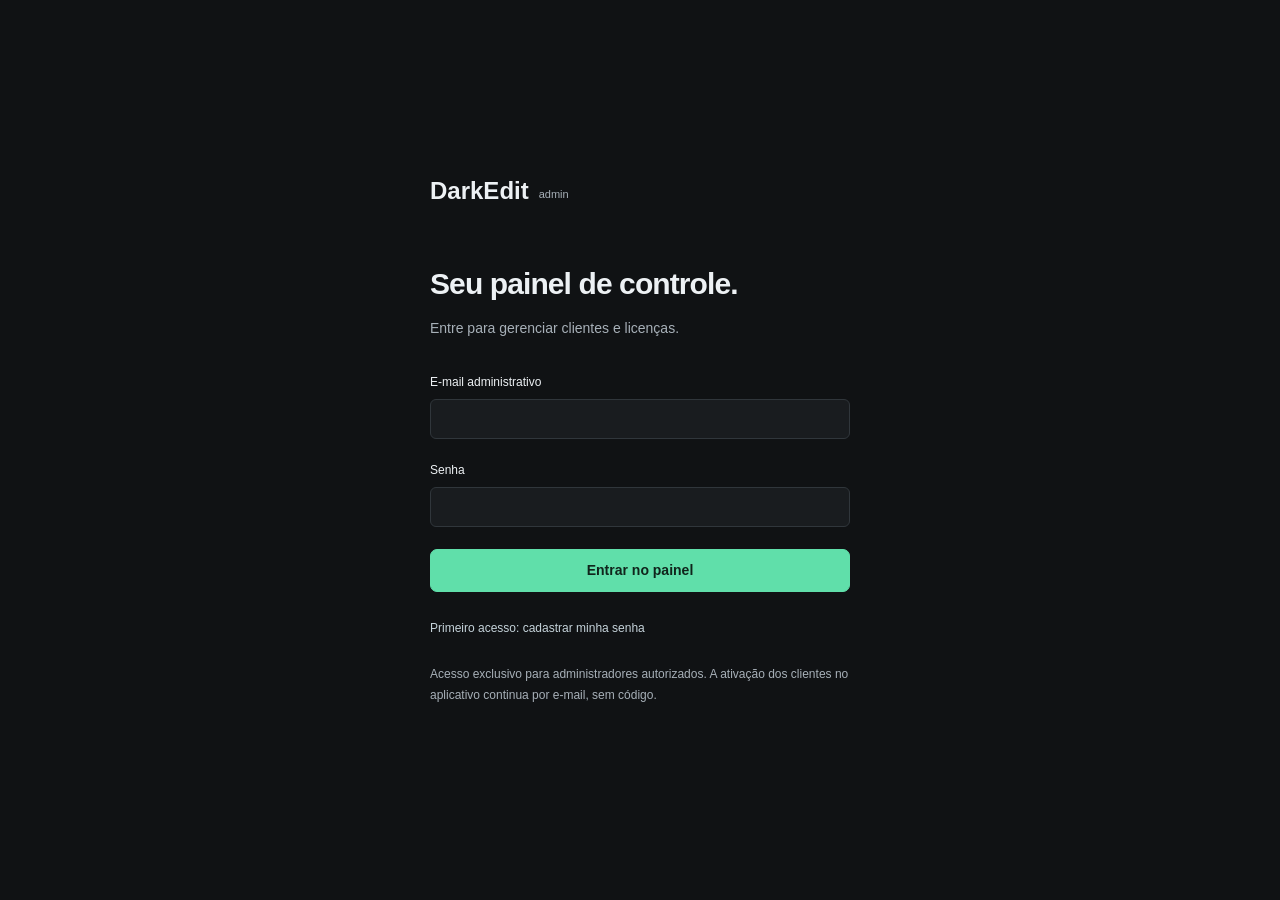
<file: public/index.html>
<!doctype html><html lang="pt-BR"><head><meta charset="utf-8"><meta http-equiv="Content-Security-Policy" content="default-src 'none'; script-src 'self'; style-src 'self'; img-src 'self'; connect-src https://idsesxzabyswkfmtgjen.supabase.co; base-uri 'none'; form-action 'self'"><meta name="viewport" content="width=device-width,initial-scale=1"><title>DarkEdit — Administração</title><link rel="stylesheet" href="style.css"></head><body class="signed-out"><aside class="sidebar"><a class="brand" href="#clientes"><span class="mark">D</span>DarkEdit<span class="admin">admin</span></a><div class="workspace">Seu espaço de trabalho</div><nav aria-label="Principal"><button data-view="clientes" class="active">Clientes e licenças <span id="navCount"></span></button><button data-view="aparelhos">Aparelhos vinculados</button><button data-view="atividade">Histórico de atividade</button><button data-view="configuracoes">Configurações da oferta</button></nav><div class="sidebar-bottom"><span class="status-dot"></span> Conectado ao Supabase<p>Gerenciamento de licenças<br>DarkEdit</p><div class="profile"><span>MM</span><div>Marco<small>Administrador</small></div></div></div></aside><main><header><span>Administração / <b id="breadcrumb">Clientes e licenças</b></span><span class="local-tag"><button id="logout" class="text-btn">Sair da conta</button></span></header><section class="page"><div class="page-title"><div><h1 id="title">Clientes e licenças</h1><p id="subtitle">Libere o acesso e acompanhe quem usa o DarkEdit.</p></div><button class="primary" id="newClient">Adicionar cliente <span aria-hidden="true">+</span></button></div><div id="content"></div><footer>DarkEdit · Licença vitalícia · Um aparelho por cliente<span>Dados protegidos por acesso administrativo</span></footer></section></main><div id="shade" hidden></div><aside id="drawer" hidden aria-label="Detalhes do cliente"></aside><div id="toast" role="status" hidden></div><section id="loginPanel"><div class="login-box"><a class="brand" href="/">DarkEdit <span class="admin">admin</span></a><h1>Seu painel de controle.</h1><p>Entre para gerenciar clientes e licenças.</p><form id="loginForm"><label class="field">E-mail administrativo<input id="email" type="email" autocomplete="username" required maxlength="254"></label><label class="field">Senha<input id="password" type="password" autocomplete="current-password" required minlength="12" maxlength="128"></label><div id="loginError" role="alert"></div><button id="loginButton" class="primary full-width">Entrar no painel</button></form><button id="createAdmin" class="text-btn">Primeiro acesso: cadastrar minha senha</button><p class="help">Acesso exclusivo para administradores autorizados. A ativação dos clientes no aplicativo continua por e-mail, sem código.</p></div></section><script src="app.js"></script></body></html>
</file>
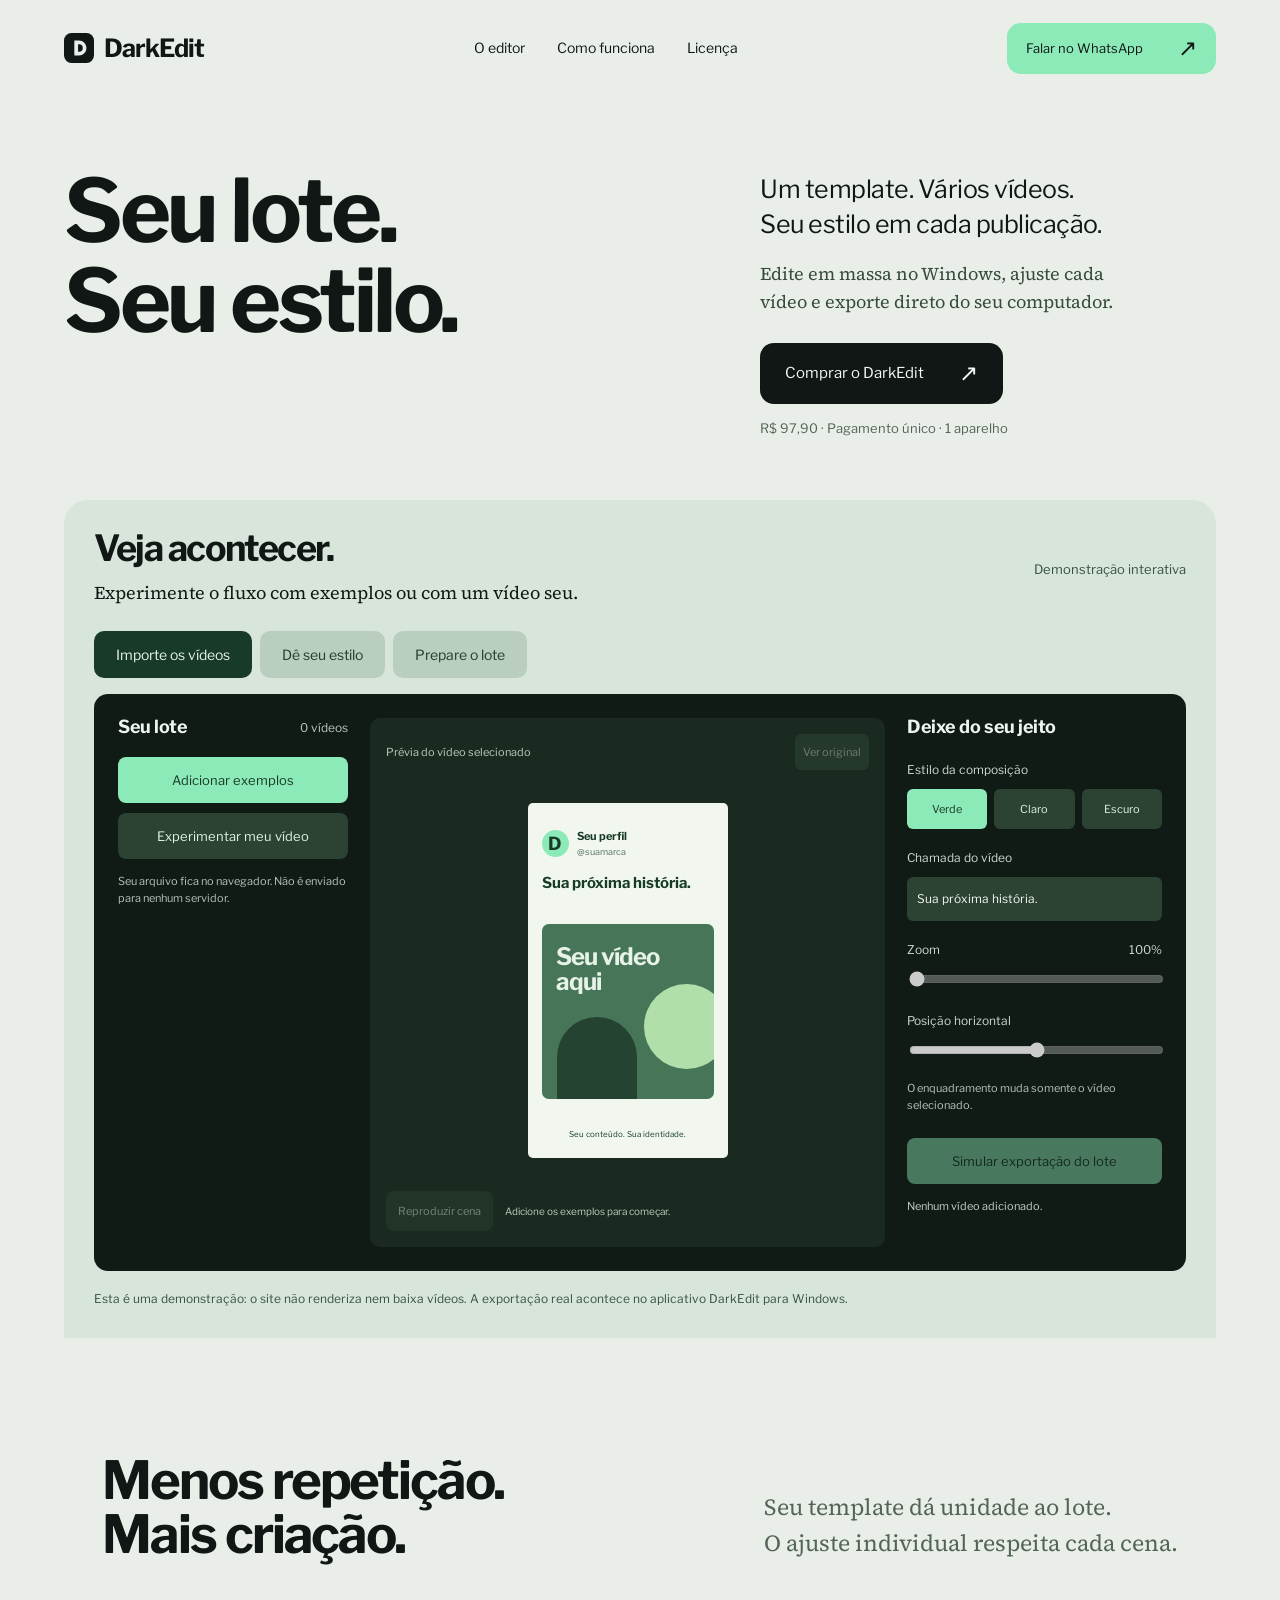
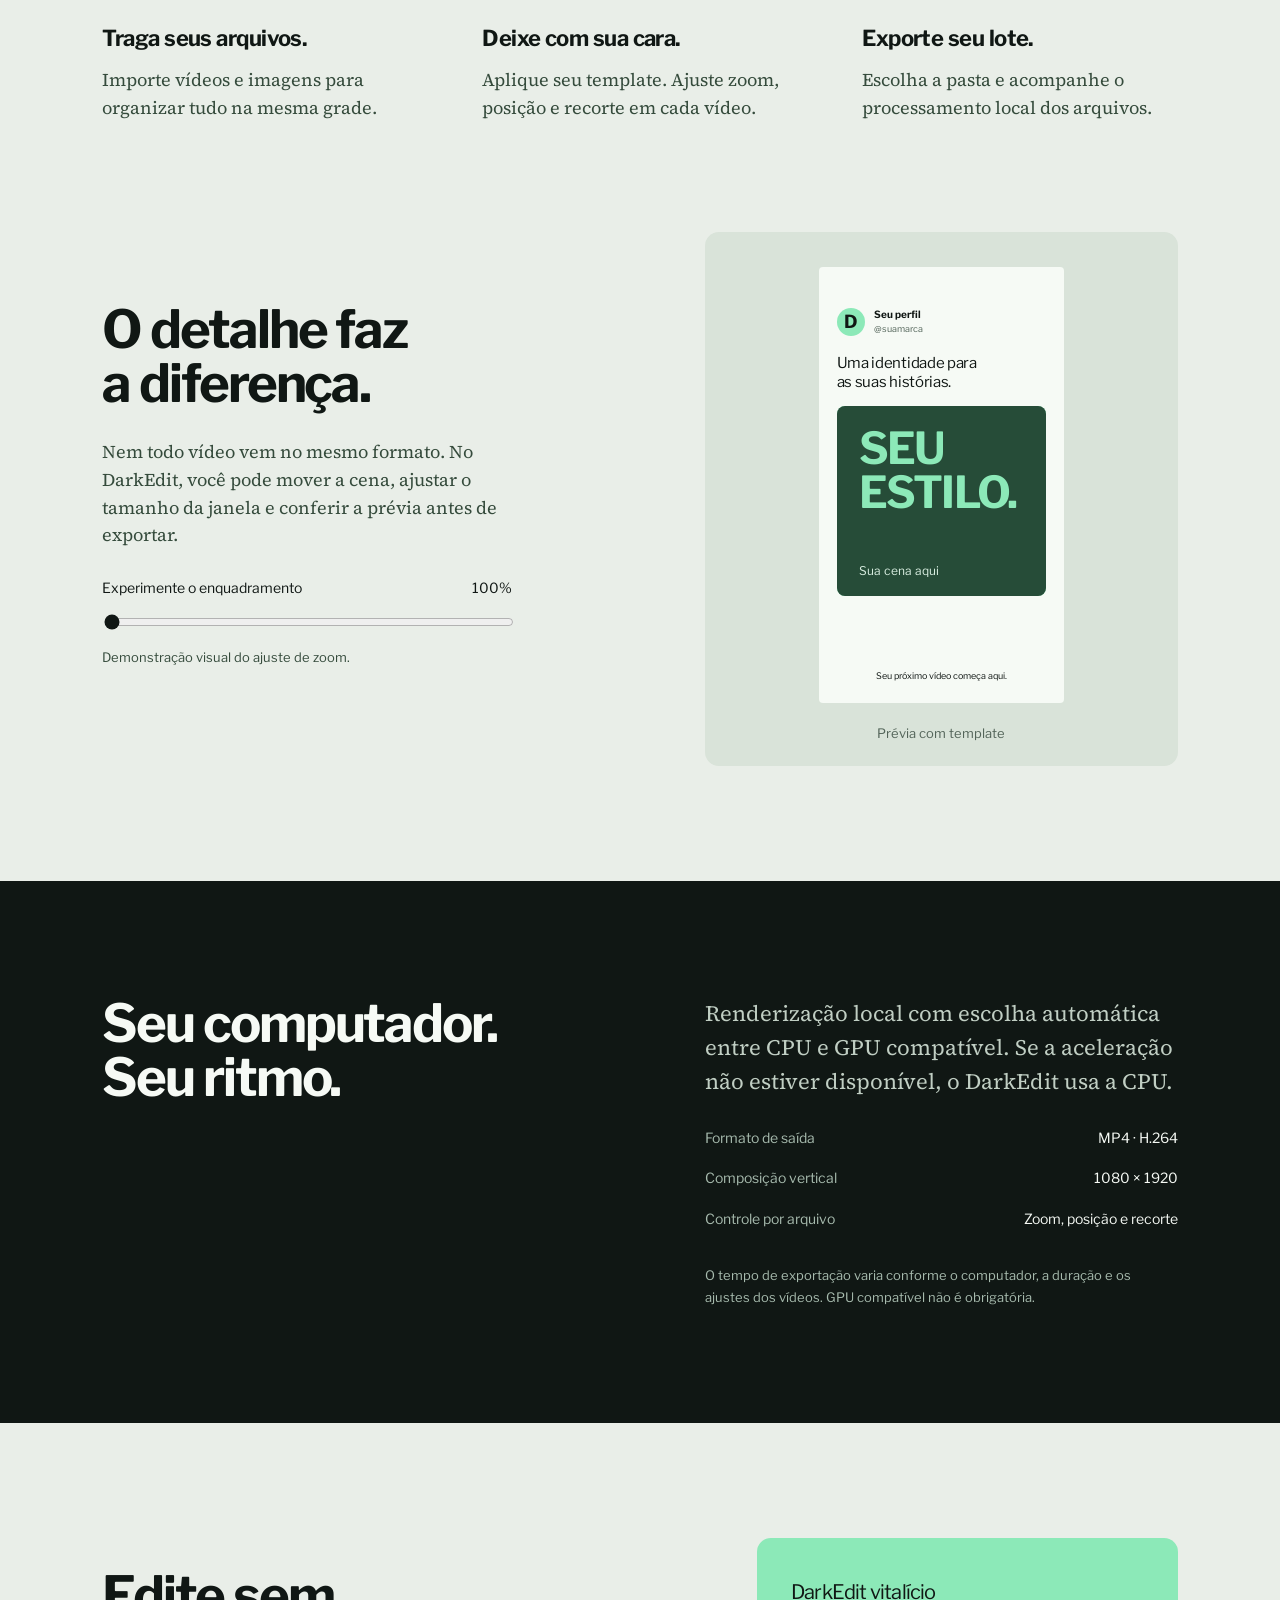
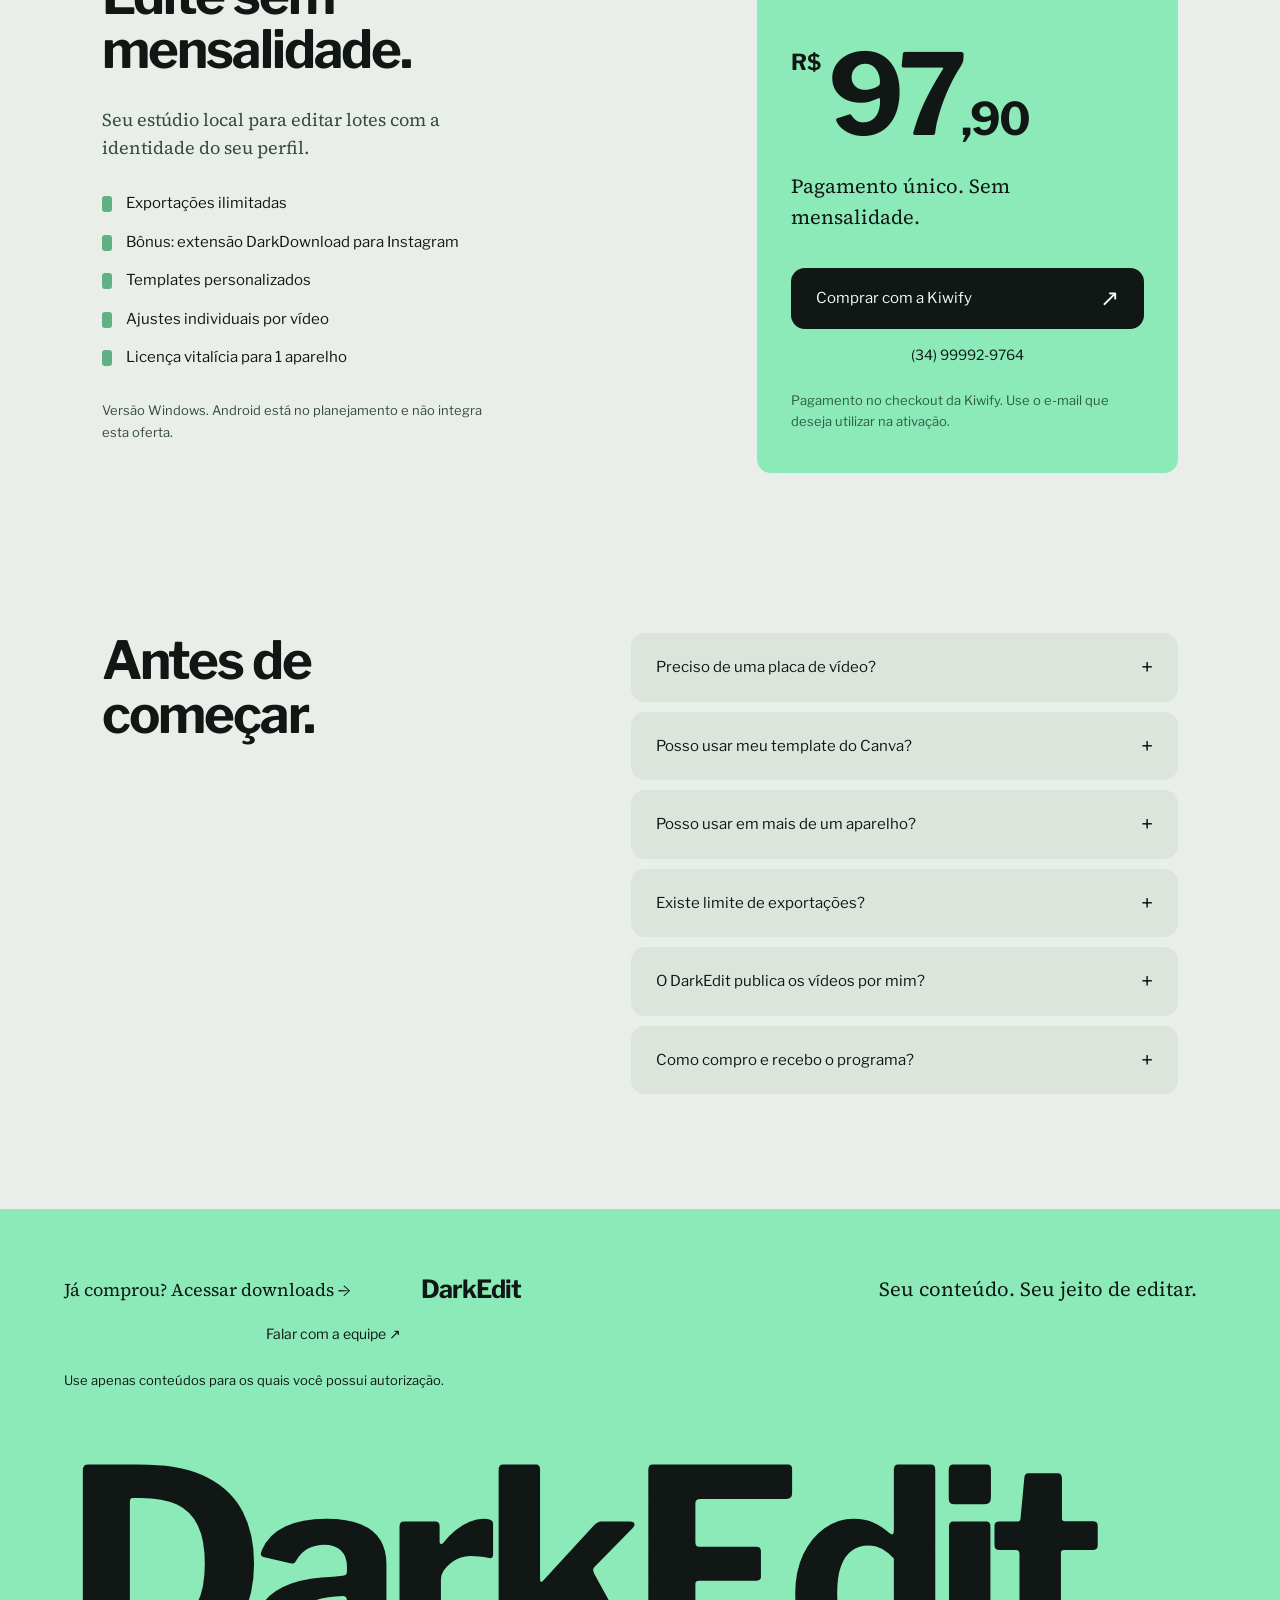
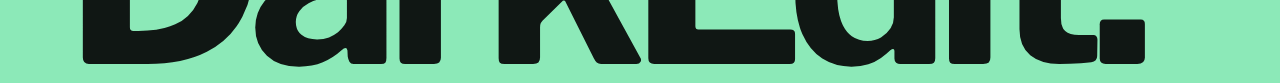
<file: vendas/index.html>
<!doctype html><html lang="pt-BR"><head><meta charset="utf-8"><meta name="viewport" content="width=device-width,initial-scale=1"><meta name="description" content="DarkEdit: editor em massa para Windows. Templates verticais, ajustes individuais e exportação local. R$ 97,90 vitalício para um aparelho."><title>DarkEdit — Seu próximo lote, pronto.</title><link rel="stylesheet" href="assets/fonts.css"><link rel="stylesheet" href="style.css"></head><body><a class="skip" href="#conteudo">Pular para o conteúdo</a><header class="nav"><a class="brand" href="#"><svg width="30" height="30" viewBox="0 0 32 32" aria-hidden="true"><rect width="32" height="32" rx="8" fill="currentColor"/><path d="M11 8h5a8 8 0 010 16h-5zm4 4v8h1a4 4 0 000-8z" fill="#e9eee8"/></svg>DarkEdit</a><nav aria-label="Principal"><a href="#editor">O editor</a><a href="#como-funciona">Como funciona</a><a href="#licenca">Licença</a></nav><a class="button small whatsapp" href="https://wa.me/5534999929764?text=Ol%C3%A1%21%20Quero%20conhecer%20o%20DarkEdit%20vital%C3%ADcio%20por%20R%24%2097%2C90." target="_blank" rel="noopener noreferrer">Falar no WhatsApp <span aria-hidden="true">↗</span></a></header><main id="conteudo"><section class="hero"><div class="hero-copy"><h1>Seu lote.<br>Seu estilo.</h1><div class="hero-aside"><p>Um template. Vários vídeos.<br>Seu estilo em cada publicação.</p><p class="intro">Edite em massa no Windows, ajuste cada vídeo e exporte direto do seu computador.</p><a class="button dark checkout-link" href="https://pay.kiwify.com.br/PZAivqQ" target="_blank" rel="noopener noreferrer">Comprar o DarkEdit <span aria-hidden="true">↗</span></a><span class="purchase-note">R$ 97,90 · Pagamento único · 1 aparelho</span></div></div><section class="try-editor" id="editor" aria-labelledby="tryTitle"><div class="try-heading"><div><h2 id="tryTitle">Veja acontecer.</h2><p>Experimente o fluxo com exemplos ou com um vídeo seu.</p></div><span class="simulation-label">Demonstração interativa</span></div><div class="demo-steps" aria-label="Etapas da demonstração"><button data-step="importar" aria-pressed="true">Importe os vídeos</button><button data-step="editar" aria-pressed="false">Dê seu estilo</button><button data-step="exportar" aria-pressed="false">Prepare o lote</button></div><div class="live-studio" data-ui><div class="demo-library"><div class="library-heading"><h3>Seu lote</h3><span id="demoCount">0 vídeos</span></div><button id="addExamples" class="demo-button">Adicionar exemplos</button><label class="demo-button secondary" for="localVideo">Experimentar meu vídeo<input id="localVideo" type="file" accept="video/mp4,video/webm,video/quicktime" hidden></label><p class="local-note">Seu arquivo fica no navegador. Não é enviado para nenhum servidor.</p><div id="demoFiles" class="demo-files" aria-label="Vídeos de exemplo"></div></div><div class="live-preview"><div class="preview-heading"><span>Prévia do vídeo selecionado</span><button id="toggleCompare" class="compare-button" disabled>Ver original</button></div><div class="preview-stage"><div class="live-composition style-mint" id="liveComposition"><div class="demo-brand"><span>D</span><div>Seu perfil<small>@suamarca</small></div></div><p id="demoHeadline">Sua próxima história.</p><div class="live-scene-window"><div id="liveScene" class="live-scene"><div id="sampleContent"><span id="sampleTitle">Seu vídeo aqui</span><span class="scene-circle"></span><span class="scene-arch"></span></div><video id="userVideo" playsinline muted loop hidden></video></div></div><span class="composition-footer">Seu conteúdo. Sua identidade.</span></div></div><div class="preview-actions"><button id="demoPlay" class="demo-button secondary" disabled>Reproduzir cena</button><span id="previewHint">Adicione os exemplos para começar.</span></div></div><div class="demo-controls"><h3>Deixe do seu jeito</h3><span class="control-label">Estilo da composição</span><div class="style-options"><button data-demo-style="mint" aria-label="Estilo verde" aria-pressed="true">Verde</button><button data-demo-style="paper" aria-label="Estilo claro" aria-pressed="false">Claro</button><button data-demo-style="dark" aria-label="Estilo escuro" aria-pressed="false">Escuro</button></div><label for="demoText">Chamada do vídeo</label><input id="demoText" maxlength="48" value="Sua próxima história."><label for="liveZoom">Zoom <output id="liveZoomValue">100%</output></label><input id="liveZoom" type="range" min="100" max="160" value="100" disabled><label for="livePosition">Posição horizontal</label><input id="livePosition" type="range" min="-25" max="25" value="0" disabled><p class="individual-note">O enquadramento muda somente o vídeo selecionado.</p><button id="simulateExport" class="demo-button export-button" disabled>Simular exportação do lote</button><progress id="demoProgress" max="100" value="0" aria-label="Progresso da simulação" hidden></progress><p id="demoStatus" role="status">Nenhum vídeo adicionado.</p></div></div><div class="simulation-footnote">Esta é uma demonstração: o site não renderiza nem baixa vídeos. A exportação real acontece no aplicativo DarkEdit para Windows.</div></section></section><section class="workflow section" id="como-funciona"><div class="section-heading"><h2>Menos repetição.<br>Mais criação.</h2><p>Seu template dá unidade ao lote.<br>O ajuste individual respeita cada cena.</p></div><ol class="steps"><li><h3>Traga seus arquivos.</h3><p>Importe vídeos e imagens para organizar tudo na mesma grade.</p></li><li><h3>Deixe com sua cara.</h3><p>Aplique seu template. Ajuste zoom, posição e recorte em cada vídeo.</p></li><li><h3>Exporte seu lote.</h3><p>Escolha a pasta e acompanhe o processamento local dos arquivos.</p></li></ol><div class="framing-demo"><div class="demo-copy"><h3>O detalhe faz<br>a diferença.</h3><p>Nem todo vídeo vem no mesmo formato. No DarkEdit, você pode mover a cena, ajustar o tamanho da janela e conferir a prévia antes de exportar.</p><label for="frameZoom">Experimente o enquadramento <output id="zoomValue" for="frameZoom">100%</output></label><input id="frameZoom" type="range" min="100" max="160" value="100"><p class="demo-note">Demonstração visual do ajuste de zoom.</p></div><div class="demo-art"><div class="template" data-ui><div class="template-profile"><span class="mini-logo">D</span><div>Seu perfil<small>@suamarca</small></div></div><p>Uma identidade para<br>as suas histórias.</p><div class="crop-window"><div class="scene" id="demoScene"><span class="scene-word">SEU<br>ESTILO.</span><span class="scene-bottom">Sua cena aqui</span></div></div><span class="template-footer">Seu próximo vídeo começa aqui.</span></div><span class="demo-coordinate">Prévia com template</span></div></div></section><section class="render section"><h2>Seu computador.<br>Seu ritmo.</h2><div class="render-content"><p>Renderização local com escolha automática entre CPU e GPU compatível. Se a aceleração não estiver disponível, o DarkEdit usa a CPU.</p><div class="spec-list"><div><span>Formato de saída</span><strong>MP4 · H.264</strong></div><div><span>Composição vertical</span><strong>1080 × 1920</strong></div><div><span>Controle por arquivo</span><strong>Zoom, posição e recorte</strong></div></div><p class="fineprint">O tempo de exportação varia conforme o computador, a duração e os ajustes dos vídeos. GPU compatível não é obrigatória.</p></div></section><section class="offer section" id="licenca"><div class="offer-copy"><h2>Edite sem<br>mensalidade.</h2><p>Seu estúdio local para editar lotes com a identidade do seu perfil.</p><ul><li>Exportações ilimitadas</li><li>Bônus: extensão DarkDownload para Instagram</li><li>Templates personalizados</li><li>Ajustes individuais por vídeo</li><li>Licença vitalícia para 1 aparelho</li></ul><p class="availability">Versão Windows. Android está no planejamento e não integra esta oferta.</p></div><div class="price-sheet"><h3>DarkEdit vitalício</h3><div class="price"><span>R$</span>97<span>,90</span></div><p>Pagamento único. Sem mensalidade.</p><a class="button dark checkout-link" href="https://pay.kiwify.com.br/PZAivqQ" target="_blank" rel="noopener noreferrer">Comprar com a Kiwify <span aria-hidden="true">↗</span></a><span class="price-contact">(34) 99992-9764</span><p class="price-note">Pagamento no checkout da Kiwify. Use o e-mail que deseja utilizar na ativação.</p></div></section><section class="faq section"><h2>Antes de começar.</h2><div class="questions"><details><summary>Preciso de uma placa de vídeo?</summary><p>Não. A renderização também funciona pela CPU. O sistema verifica os codificadores disponíveis e pode usar uma GPU compatível.</p></details><details><summary>Posso usar meu template do Canva?</summary><p>Você pode importar uma arte de template como imagem e ajustar a janela em que o vídeo aparece. Confira a composição na prévia antes de exportar.</p></details><details><summary>Posso usar em mais de um aparelho?</summary><p>A oferta inclui um único aparelho por licença. Para troca de máquina, entre em contato pelo WhatsApp.</p></details><details><summary>Existe limite de exportações?</summary><p>A licença oferecida tem exportações ilimitadas. O processamento acontece no seu computador e depende dos recursos disponíveis nele.</p></details><details><summary>O DarkEdit publica os vídeos por mim?</summary><p>Não. Esta oferta é para edição e exportação local dos arquivos. Publicação e agendamento não estão incluídos.</p></details><details><summary>Como compro e recebo o programa?</summary><p>Use o botão de compra para acessar o checkout da Kiwify. Após a confirmação do pagamento, siga as instruções da página de obrigado. O WhatsApp continua disponível para suporte.</p></details></div></section></main><footer><a href="/downloads/">Já comprou? Acessar downloads →</a><a class="brand" href="#">DarkEdit</a><p>Seu conteúdo. Seu jeito de editar.</p><a class="whatsapp" href="https://wa.me/5534999929764" target="_blank" rel="noopener noreferrer">Falar com a equipe ↗</a><small>Use apenas conteúdos para os quais você possui autorização.</small><div class="footer-word" aria-hidden="true">DarkEdit.</div></footer><script src="app.js"></script></body></html>
</file>
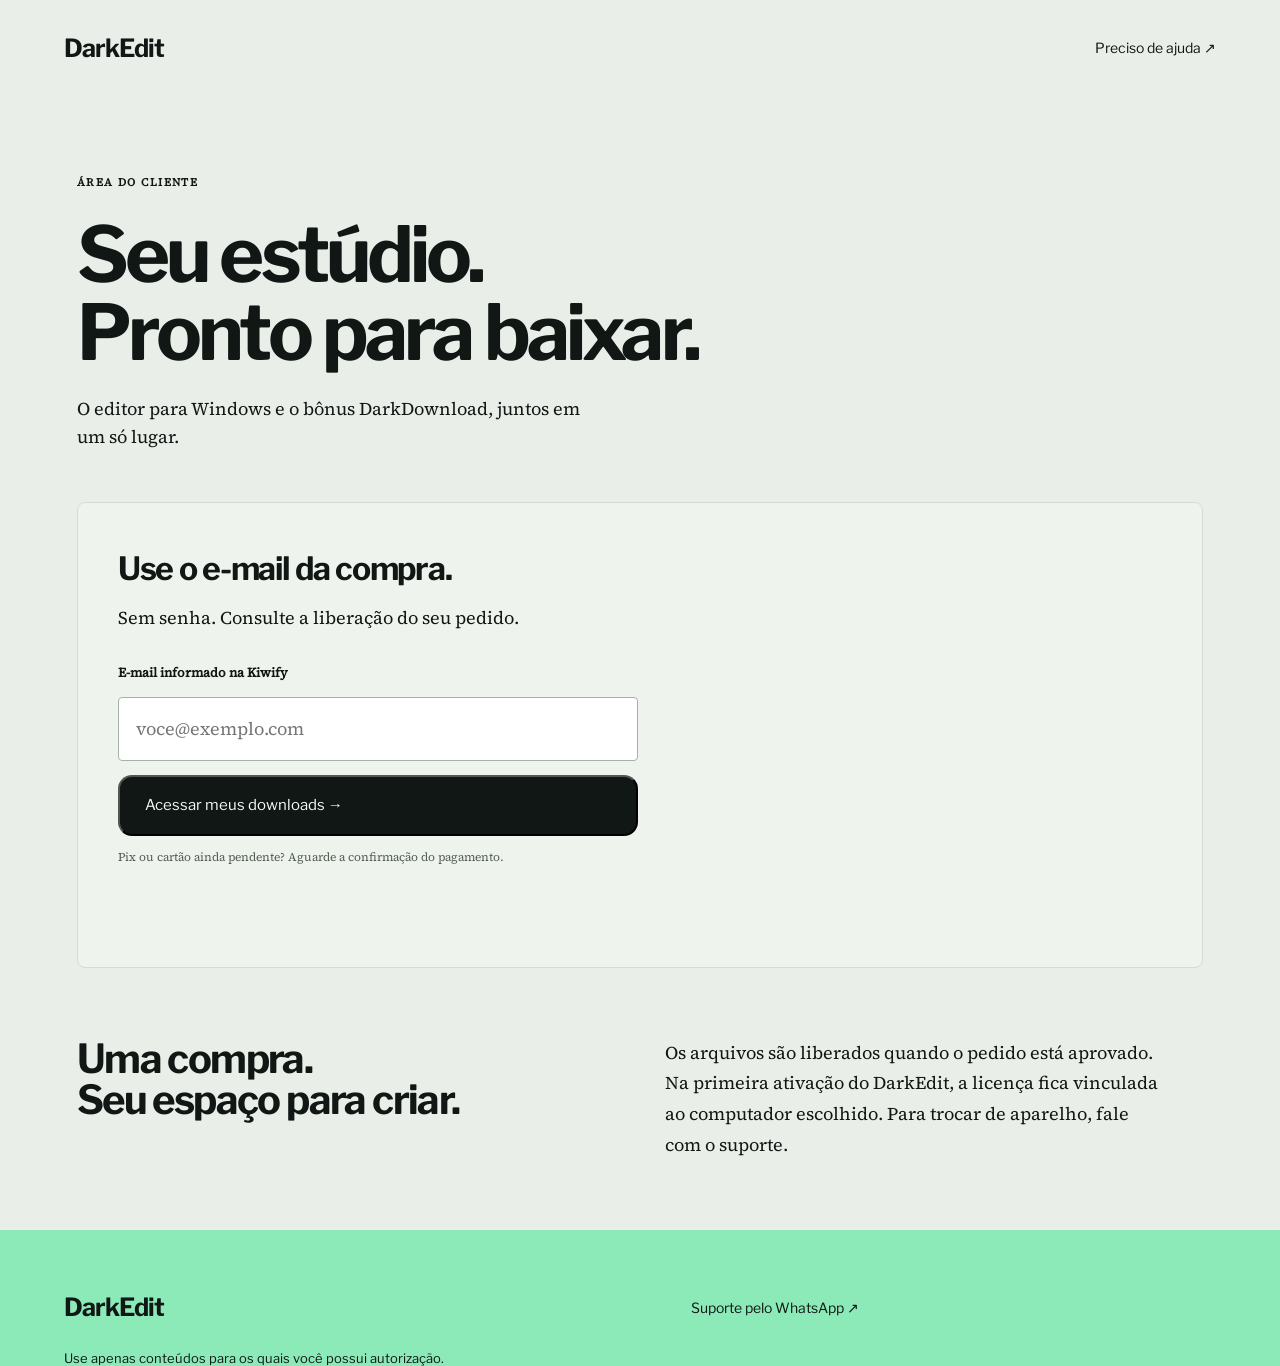
<file: vendas/downloads/index.html>
<!doctype html><html lang="pt-BR"><head><meta charset="utf-8"><meta name="viewport" content="width=device-width,initial-scale=1"><meta name="robots" content="noindex,nofollow"><title>DarkEdit — Seus downloads</title><link rel="stylesheet" href="../assets/fonts.css"><link rel="stylesheet" href="../style.css"><link rel="stylesheet" href="members.css"></head><body><header class="nav"><a class="brand" href="/">DarkEdit</a><a href="https://wa.me/5534999929764" target="_blank" rel="noopener noreferrer">Preciso de ajuda ↗</a></header><main class="members-main"><section class="members-intro"><span class="eyebrow">ÁREA DO CLIENTE</span><h1>Seu estúdio.<br>Pronto para baixar.</h1><p>O editor para Windows e o bônus DarkDownload, juntos em um só lugar.</p></section><section class="access-panel" aria-labelledby="access-title"><div id="access-form-panel"><h2 id="access-title">Use o e-mail da compra.</h2><p>Sem senha. Consulte a liberação do seu pedido.</p><form id="access-form"><label for="purchase-email">E-mail informado na Kiwify</label><input id="purchase-email" type="email" autocomplete="email" maxlength="254" required placeholder="voce@exemplo.com"><button class="button dark" id="access-button" type="submit">Acessar meus downloads →</button></form><p class="access-note">Pix ou cartão ainda pendente? Aguarde a confirmação do pagamento.</p></div><div id="downloads-panel" hidden><div class="downloads-heading"><div><span class="eyebrow">ACESSO LIBERADO</span><h2>Vamos começar.</h2></div><button type="button" id="change-email" class="text-button">Trocar e-mail</button></div><div class="download-grid"><article class="download-card"><span class="app-mark" aria-hidden="true">D.</span><div><span class="eyebrow">SEU PROGRAMA</span><h3>DarkEdit</h3><p>Editor em massa para Windows 64 bits. Ativação no primeiro uso, com o e-mail da compra.</p></div><button class="button dark" type="button" data-download="installer">Baixar para Windows ↓</button><small>Vitalício · Um aparelho · Exportações ilimitadas</small></article><article class="download-card"><span class="app-mark bonus" aria-hidden="true">↓</span><div><span class="eyebrow">BÔNUS INCLUÍDO</span><h3>DarkDownload</h3><p>Extensão para organizar downloads do Instagram por formato, visualizações e período.</p></div><button class="button dark" type="button" data-download="extension">Baixar extensão ZIP ↓</button><small>Chrome ou Microsoft Edge no computador</small></article></div><details class="install-guide"><summary>Como instalar a extensão?</summary><ol><li>Baixe e extraia o ZIP em uma pasta permanente.</li><li>No Chrome, abra <code>chrome://extensions</code>. No Edge, <code>edge://extensions</code>.</li><li>Ative o modo do desenvolvedor e escolha “Carregar sem compactação”.</li><li>Selecione a pasta extraída que contém o arquivo <code>manifest.json</code>.</li><li>Abra o Instagram e fixe o DarkDownload na barra do navegador.</li></ol></details><a class="tutorial-link" href="/obrigado/">Ver tutorial do DarkEdit →</a></div><p id="access-status" role="status" aria-live="polite"></p></section><section class="members-help"><h2>Uma compra.<br>Seu espaço para criar.</h2><p>Os arquivos são liberados quando o pedido está aprovado. Na primeira ativação do DarkEdit, a licença fica vinculada ao computador escolhido. Para trocar de aparelho, fale com o suporte.</p></section></main><footer><a class="brand" href="/">DarkEdit</a><a href="https://wa.me/5534999929764" target="_blank" rel="noopener noreferrer">Suporte pelo WhatsApp ↗</a><small>Use apenas conteúdos para os quais você possui autorização.</small></footer><script src="members.js"></script></body></html>
</file>
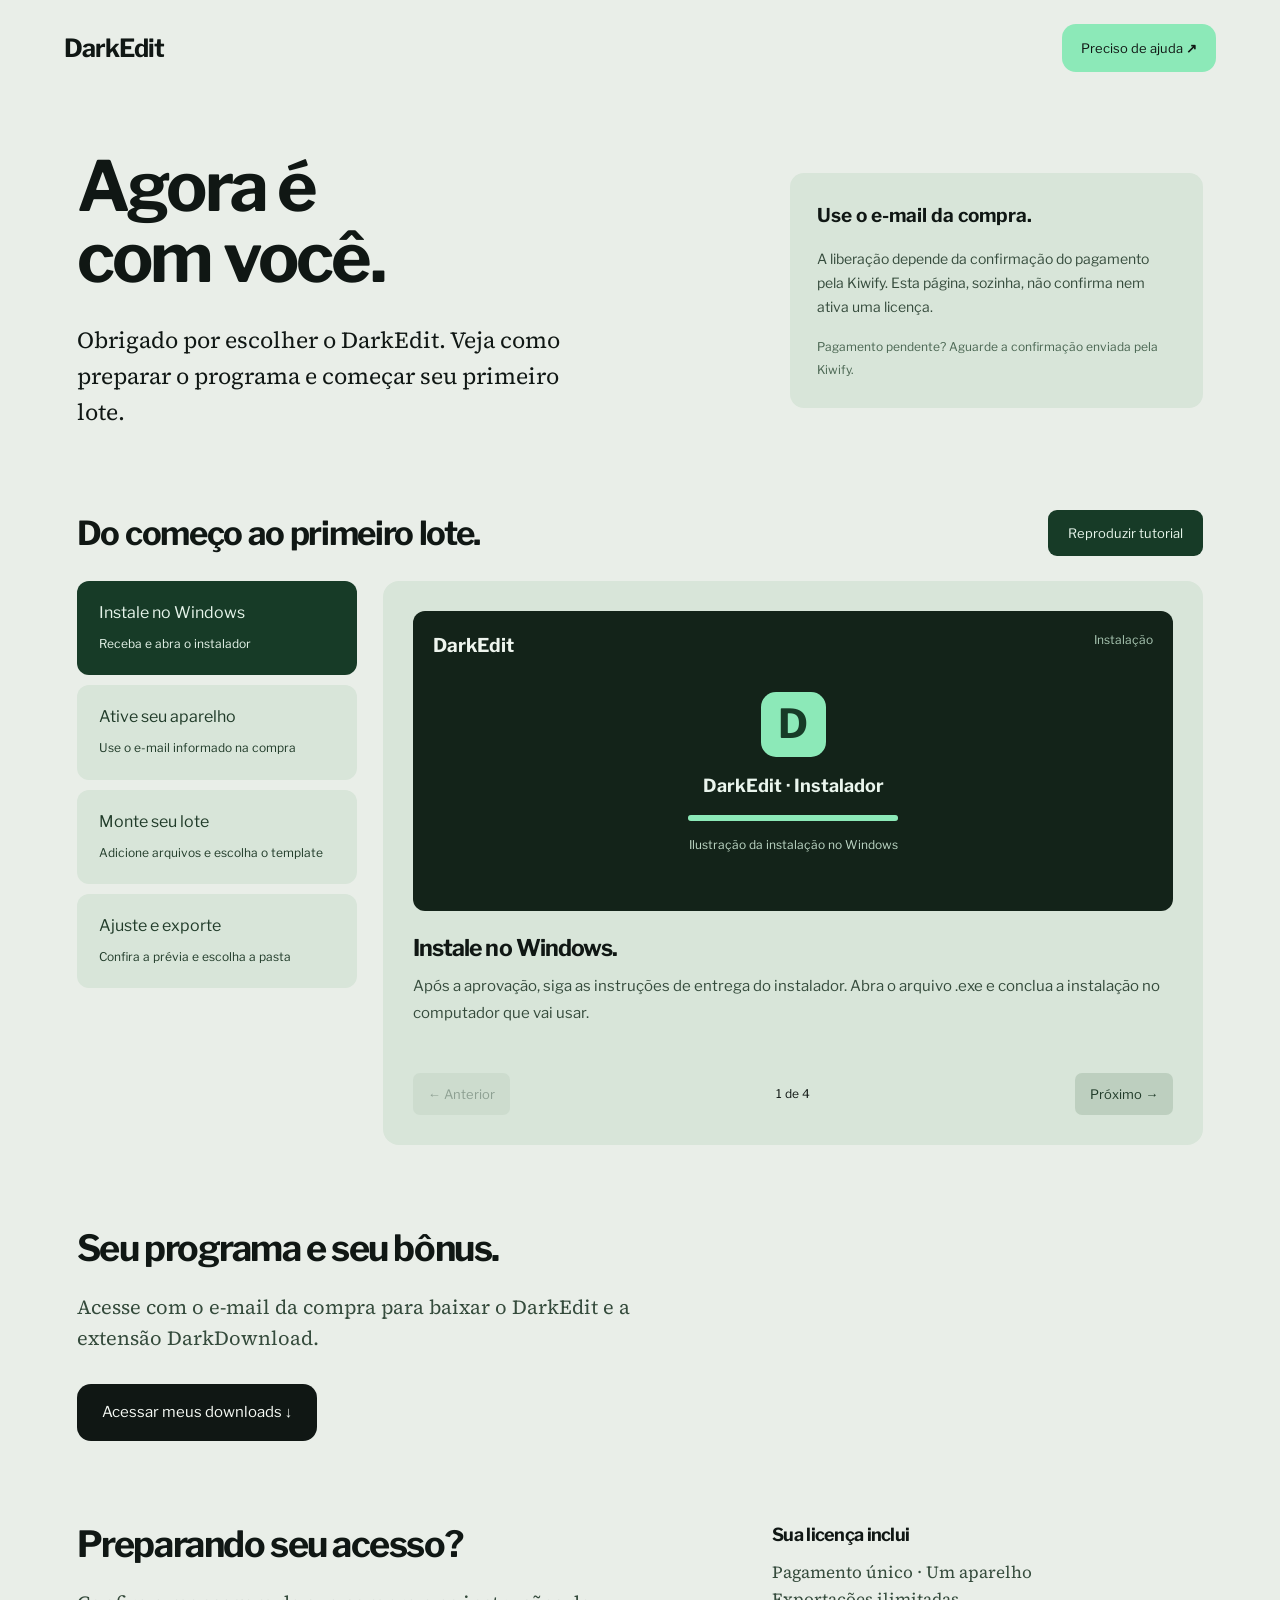
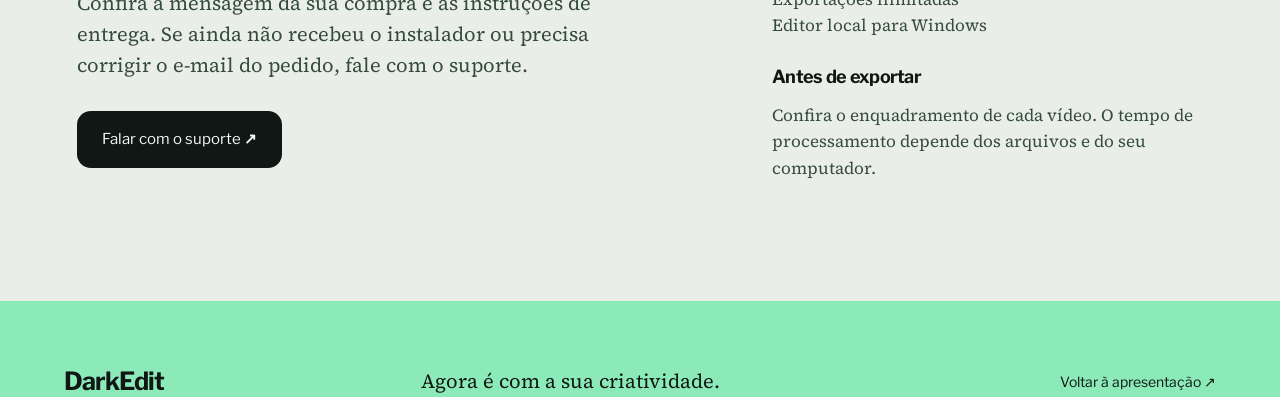
<file: vendas/obrigado/index.html>
<!doctype html><html lang="pt-BR"><head><meta charset="utf-8"><meta name="viewport" content="width=device-width,initial-scale=1"><meta name="robots" content="noindex,nofollow"><title>DarkEdit — Seus próximos passos</title><link rel="stylesheet" href="../assets/fonts.css"><link rel="stylesheet" href="../style.css"><link rel="stylesheet" href="tutorial.css"></head><body><header class="nav"><a class="brand" href="/">DarkEdit</a><a class="button small" href="https://wa.me/5534999929764?text=Ol%C3%A1%21%20Preciso%20de%20ajuda%20com%20minha%20compra%20do%20DarkEdit." target="_blank" rel="noopener noreferrer">Preciso de ajuda ↗</a></header><main class="thanks-main"><section class="thanks-intro"><div><h1>Agora é<br>com você.</h1><p>Obrigado por escolher o DarkEdit. Veja como preparar o programa e começar seu primeiro lote.</p></div><aside class="order-note"><strong>Use o e-mail da compra.</strong><p>A liberação depende da confirmação do pagamento pela Kiwify. Esta página, sozinha, não confirma nem ativa uma licença.</p><span>Pagamento pendente? Aguarde a confirmação enviada pela Kiwify.</span></aside></section><section class="tutorial" aria-labelledby="tutorialTitle"><div class="tutorial-title"><h2 id="tutorialTitle">Do começo ao primeiro lote.</h2><button id="tutorialAuto" class="tutorial-action">Reproduzir tutorial</button></div><div class="tutorial-layout"><div class="tutorial-nav" aria-label="Passos do tutorial"><button data-tutorial="0" aria-pressed="true">Instale no Windows<span>Receba e abra o instalador</span></button><button data-tutorial="1" aria-pressed="false">Ative seu aparelho<span>Use o e-mail informado na compra</span></button><button data-tutorial="2" aria-pressed="false">Monte seu lote<span>Adicione arquivos e escolha o template</span></button><button data-tutorial="3" aria-pressed="false">Ajuste e exporte<span>Confira a prévia e escolha a pasta</span></button></div><div class="tutorial-view" data-ui><div class="walkthrough-window"><div class="window-top"><strong>DarkEdit</strong><span id="screenMode">Instalação</span></div><div id="tutorialVisual"></div></div><div class="tutorial-caption" aria-live="polite"><h3 id="stepTitle">Instale no Windows.</h3><p id="stepDescription">Após a aprovação, siga as instruções de entrega do instalador. Abra o arquivo .exe e conclua a instalação no computador que vai usar.</p></div><div class="tutorial-controls"><button id="tutorialPrevious" aria-label="Passo anterior">← Anterior</button><span id="tutorialCount">1 de 4</span><button id="tutorialNext">Próximo →</button></div></div></div></section><section class="delivery"><div><h2>Seu programa e seu bônus.</h2><p>Acesse com o e-mail da compra para baixar o DarkEdit e a extensão DarkDownload.</p><a class="button dark" href="/downloads/">Acessar meus downloads ↓</a></div></section><section class="delivery"><div><h2>Preparando seu acesso?</h2><p>Confira a mensagem da sua compra e as instruções de entrega. Se ainda não recebeu o instalador ou precisa corrigir o e-mail do pedido, fale com o suporte.</p><a class="button dark" href="https://wa.me/5534999929764?text=Ol%C3%A1%21%20Comprei%20o%20DarkEdit%20e%20preciso%20das%20instru%C3%A7%C3%B5es%20de%20instala%C3%A7%C3%A3o%20e%20ativa%C3%A7%C3%A3o." target="_blank" rel="noopener noreferrer">Falar com o suporte ↗</a></div><div class="delivery-details"><h3>Sua licença inclui</h3><p>Pagamento único · Um aparelho<br>Exportações ilimitadas<br>Editor local para Windows</p><h3>Antes de exportar</h3><p>Confira o enquadramento de cada vídeo. O tempo de processamento depende dos arquivos e do seu computador.</p></div></section></main><footer><a class="brand" href="/">DarkEdit</a><p>Agora é com a sua criatividade.</p><a href="/">Voltar à apresentação ↗</a></footer><script src="tutorial.js"></script></body></html>
</file>
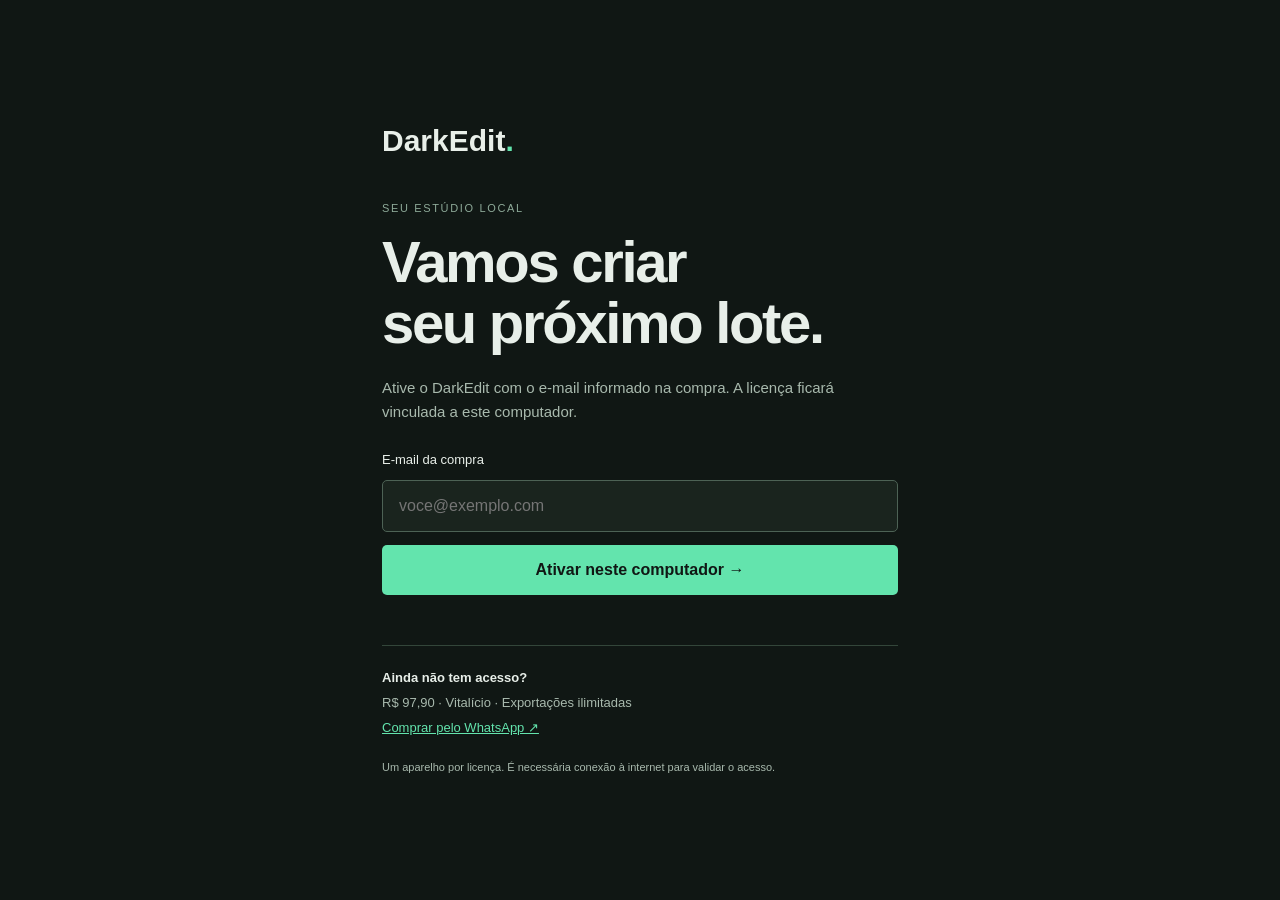
<file: commercial/editor/activation.html>
<!doctype html><html lang="pt-BR"><head><meta charset="utf-8"><meta name="viewport" content="width=device-width,initial-scale=1"><meta name="session-token" content="__SESSION_TOKEN__"><title>Ativar DarkEdit</title><link rel="stylesheet" href="activation.css"></head><body><main><a class="brand" href="/">DarkEdit<span>.</span></a><span class="eyebrow">SEU ESTÚDIO LOCAL</span><h1>Vamos criar<br>seu próximo lote.</h1><p>Ative o DarkEdit com o e-mail informado na compra. A licença ficará vinculada a este computador.</p><form id="activation"><label for="email">E-mail da compra</label><input id="email" type="email" autocomplete="email" maxlength="254" placeholder="voce@exemplo.com" required><button id="activate" type="submit">Ativar neste computador →</button></form><p id="status" role="status" aria-live="polite"></p><div class="purchase"><strong>Ainda não tem acesso?</strong><span>R$ 97,90 · Vitalício · Exportações ilimitadas</span><a href="https://wa.me/5534999929764" target="_blank" rel="noopener noreferrer">Comprar pelo WhatsApp ↗</a></div><small>Um aparelho por licença. É necessária conexão à internet para validar o acesso.</small></main><script src="activation.js"></script></body></html>
</file>
<file: public/style.css>
:root{color-scheme:dark;--bg:#101214;--surface:#191c1f;--line:#30363b;--text:#edf1f4;--muted:#a7b0b8;--green:#60dfaa}*{box-sizing:border-box}body{margin:0;background:var(--bg);color:var(--text);font:14px/1.5 'Segoe UI',sans-serif}button,input,select{font:inherit}button,a,input,select{outline-offset:4px}button:focus-visible,a:focus-visible,input:focus-visible,select:focus-visible{outline:2px solid var(--green)}button{cursor:pointer;border:1px solid var(--line);background:#22262a;color:var(--text);border-radius:7px;padding:10px 14px;transition:background .15s}button:hover{background:#30363b}button:disabled{opacity:.5;cursor:default}.primary{background:var(--green);color:#10251c;border-color:var(--green);font-weight:650}.primary:hover{background:#85e9bf}.primary span{margin-left:18px;font-size:20px;line-height:0}a{color:inherit;text-decoration:none}.sidebar{width:248px;position:fixed;inset:0 auto 0 0;border-right:1px solid var(--line);padding:30px 18px;background:#15181b;display:flex;flex-direction:column}.brand{display:flex;align-items:center;gap:10px;font-size:24px;font-weight:750;padding:0 8px}.mark{display:grid;place-items:center;width:32px;height:32px;border-radius:9px;background:var(--green);color:#10251c;font-size:24px}.admin{font-size:11px;font-weight:500;color:var(--muted);margin-top:7px}.workspace{color:var(--muted);font-size:11px;margin:47px 12px 13px}nav{display:grid;gap:6px}nav button{border:0;background:none;text-align:left;padding:12px;font-size:13px;display:flex;justify-content:space-between}nav button.active{background:#20372c;color:#80ecc0}nav button span{font-size:11px}.sidebar-bottom{margin-top:auto;font-size:12px;color:#c7d0d6;padding:12px}.status-dot{display:inline-block;width:7px;height:7px;background:var(--green);border-radius:50%;margin-right:6px}.sidebar-bottom p{color:var(--muted);font-size:11px;line-height:1.7}.profile{border-top:1px solid var(--line);padding-top:22px;margin-top:26px;display:flex;gap:12px;align-items:center}.profile>span,.avatar{display:grid;place-items:center;flex-shrink:0;width:34px;height:34px;border-radius:50%;background:#2d3438;color:#d3dce2;font-size:11px;font-weight:600}.profile small{display:block;color:var(--muted);font-size:11px}main{margin-left:248px}header{height:78px;border-bottom:1px solid var(--line);padding:0 40px;display:flex;justify-content:space-between;align-items:center;font-size:12px;color:var(--muted)}header b{color:#d1d8dd;font-weight:400;margin-left:6px}.local-tag{border:1px solid var(--line);border-radius:5px;padding:5px 9px;font-size:11px}.page{padding:38px 40px;max-width:1600px;margin:auto}.page-title{display:flex;justify-content:space-between;align-items:center;gap:20px;margin-bottom:30px}h1{font-size:29px;letter-spacing:-.03em;margin:0 0 6px;font-weight:650}h2{font-size:17px;margin:0}p{margin:0;color:var(--muted)}.summary{display:flex;border-block:1px solid var(--line);padding:21px 0;margin-bottom:30px;gap:0}.summary>div{flex:1;border-right:1px solid var(--line);padding-left:26px}.summary>div:first-child{padding-left:0}.summary>div:last-child{border:0}.summary small{color:var(--muted);display:block;font-size:12px}.summary strong{font-size:25px;font-weight:600;display:block;margin-top:4px;font-variant-numeric:tabular-nums}.summary strong.green{color:var(--green)}.toolbar{display:flex;gap:10px;margin:0 0 18px;align-items:center}.search{flex:1;max-width:370px}input,select{background:#191c1f;color:var(--text);border:1px solid var(--line);border-radius:6px;padding:10px 12px;min-width:0}input::placeholder{color:#9aa5ad}.toolbar select{margin-left:auto}.count{font-size:12px;color:var(--muted);margin-bottom:12px}.table-wrap{border:1px solid var(--line);border-radius:10px;overflow:auto}table{width:100%;border-collapse:collapse;white-space:nowrap;text-align:left}th{font-size:11px;font-weight:500;color:var(--muted);background:#1b1f23;padding:13px 19px}td{padding:18px 19px;border-top:1px solid #292e33;font-size:12px}tbody tr:hover{background:#181d20}.person{display:flex;align-items:center;gap:11px}.person strong{font-size:13px;font-weight:550}.person small{display:block;color:var(--muted);font-size:11px;margin-top:3px}.badge{display:inline-flex;align-items:center;gap:7px;border-radius:5px;background:#20372c;color:#8be6b8;padding:4px 8px;font-size:11px}.badge:before{content:'';width:5px;height:5px;border-radius:50%;background:currentColor}.badge.pending{background:#352f20;color:#e6c785}.badge.blocked{background:#39272b;color:#f2a8b4}.sub{display:block;color:var(--muted);font-size:11px;margin-top:3px}.text-btn{background:transparent;border:0;color:#c5d3da;padding:5px 0;font-size:12px}.text-btn:hover{background:none;color:var(--green);text-decoration:underline}.note{display:flex;justify-content:space-between;padding:18px 0;font-size:12px;color:var(--muted);gap:20px}footer{margin-top:55px;border-top:1px solid var(--line);padding-top:20px;font-size:11px;color:var(--muted);display:flex;justify-content:space-between;gap:20px}.empty{text-align:center;padding:65px 20px;color:var(--muted)}#shade{position:fixed;inset:0;background:#0008;z-index:5}#drawer{position:fixed;inset:0 0 0 auto;width:450px;max-width:100%;background:#191c1f;border-left:1px solid var(--line);z-index:6;padding:28px;overflow:auto}.drawer-head{display:flex;align-items:center;justify-content:space-between;margin-bottom:28px}.close{font-size:22px;line-height:1;padding:6px 10px;background:transparent}.field{display:grid;gap:8px;margin-bottom:20px;font-size:12px}.field input{width:100%}.help{font-size:12px;line-height:1.7;margin:22px 0;color:var(--muted)}.section{padding:22px 0;border-top:1px solid var(--line)}.section h3{font-size:13px;margin:0 0 14px}.detail{display:flex;justify-content:space-between;margin:12px 0;font-size:12px;gap:18px}.detail span{color:var(--muted)}.actions{display:grid;gap:10px}.danger{color:#f2a8b4}.inline-confirm{background:#30262a;border-radius:7px;padding:16px;margin-top:14px;font-size:12px}.inline-confirm p{color:#f1c5ce;margin-bottom:12px}.settings{max-width:620px;border:1px solid var(--line);padding:24px;border-radius:10px}.settings .field{margin-top:22px}.timeline{border:1px solid var(--line);border-radius:10px}.event{padding:19px 23px;border-bottom:1px solid var(--line);display:flex;gap:20px;justify-content:space-between;font-size:13px}.event:last-child{border:0}.event time{color:var(--muted);font-size:11px;white-space:nowrap}#toast{position:fixed;bottom:25px;left:calc(50% + 124px);transform:translateX(-50%);padding:13px 22px;background:#d4f7e6;color:#173d2b;border-radius:8px;z-index:10;font-size:13px;box-shadow:0 8px 25px #0005}::selection{background:#2a674b;color:#fff}*{scrollbar-color:#465049 #191c1f}button,input,select{caret-color:var(--green)}[hidden]{display:none!important}@media(max-width:1100px){.sidebar{width:210px}main{margin-left:210px}.page{padding:28px 24px}header{padding-inline:24px}td,th{padding:14px 12px}.local-tag{display:none}}@media(max-width:720px){.sidebar{position:static;width:auto;padding:16px;border-right:0;border-bottom:1px solid var(--line)}.workspace,.sidebar-bottom{display:none}nav{display:flex;overflow:auto;margin-top:16px}nav button{flex-shrink:0;font-size:12px}main{margin-left:0}header{height:48px}.page{padding:24px 16px}.page-title{align-items:flex-start;flex-direction:column}h1{font-size:26px}.summary{flex-wrap:wrap;row-gap:20px}.summary>div{flex:0 0 50%;padding-left:15px}.summary>div:nth-child(3){padding-left:0}.summary>div:nth-child(2){border:0}.toolbar{flex-wrap:wrap}.search{max-width:none;width:100%;flex-basis:100%}.toolbar select{margin-left:0}footer{flex-direction:column;margin-top:35px}#toast{left:50%;width:90%}.event{flex-direction:column;gap:5px}}

.signed-out>.sidebar,.signed-out>main{display:none}#loginPanel{min-height:100vh;display:grid;place-items:center;padding:30px 20px;background:#101214}.login-box{width:100%;max-width:420px}.login-box .brand{padding:0;margin-bottom:52px}.login-box h1{font-size:30px;margin-bottom:12px}.login-box form{margin-top:34px}.login-box .field{margin-bottom:22px}.full-width{width:100%}.client-section{margin-top:24px}#loginError{color:#f2a8b4;margin:12px 0;font-size:13px}.login-box #createAdmin{margin-top:22px}.local-tag{border:0}#toast{max-width:90vw}.signed-out #toast{left:50%}

@media(max-width:1100px){.local-tag{display:block}}
</file>
<file: vendas/assets/fonts.css>
@font-face {
  font-family: 'Libre Franklin';
  font-style: normal;
  font-weight: 400;
  font-display: swap;
  src: url(font-0.woff2) format('truetype');
}
@font-face {
  font-family: 'Libre Franklin';
  font-style: normal;
  font-weight: 500;
  font-display: swap;
  src: url(font-0.woff2) format('truetype');
}
@font-face {
  font-family: 'Libre Franklin';
  font-style: normal;
  font-weight: 600;
  font-display: swap;
  src: url(font-0.woff2) format('truetype');
}
@font-face {
  font-family: 'Libre Franklin';
  font-style: normal;
  font-weight: 700;
  font-display: swap;
  src: url(font-3.woff2) format('truetype');
}
@font-face {
  font-family: 'Libre Franklin';
  font-style: normal;
  font-weight: 800;
  font-display: swap;
  src: url(font-3.woff2) format('truetype');
}
@font-face {
  font-family: 'Source Serif 4';
  font-style: italic;
  font-weight: 400;
  font-display: swap;
  src: url(font-6.woff2) format('truetype');
}
@font-face {
  font-family: 'Source Serif 4';
  font-style: normal;
  font-weight: 400;
  font-display: swap;
  src: url(font-6.woff2) format('truetype');
}
</file>
<file: vendas/style.css>
:root{--ink:#101714;--paper:#e9eee8;--mint:#8ce9b8;--muted:#536459;--panel:#19251e;--white:#f6faf5;--radius:14px;--body:'Source Serif 4',Georgia,serif;--sans:'Libre Franklin',Arial,sans-serif;--small:14px;--text:18px;--lead:25px;--head:clamp(35px,4.1vw,60px);--display:clamp(47px,6.8vw,100px);--ease:cubic-bezier(.16,1,.3,1)}*{box-sizing:border-box}html{scroll-behavior:smooth;scroll-padding-top:30px}body{margin:0;background:var(--paper);color:var(--ink);font:var(--text)/1.55 var(--body)}a{color:inherit;text-decoration:none}button,input{font:inherit}button,a,input,summary{outline-offset:5px}button:focus-visible,a:focus-visible,input:focus-visible,summary:focus-visible{outline:3px solid #27744a}::selection{background:var(--ink);color:var(--mint)}.nav{height:96px;max-width:1536px;padding:0 5%;margin:auto;display:flex;align-items:center;justify-content:space-between;gap:20px;font:var(--small)/1.3 var(--sans)}.brand{font:800 25px/1 var(--sans);display:flex;gap:10px;align-items:center;letter-spacing:-.04em}.nav nav{display:flex;gap:32px}.nav nav a:hover{text-decoration:underline;text-underline-offset:6px}.button{display:inline-flex;justify-content:space-between;align-items:center;gap:35px;padding:19px 25px;border-radius:var(--radius);font:600 15px/1.25 var(--sans);background:var(--mint);color:var(--ink);transition:background .2s,transform .2s var(--ease)}.button:hover{background:#73d9a4;transform:translateY(-2px)}.button span{font-size:23px;font-weight:400;line-height:1}.button.dark{background:var(--ink);color:var(--white)}.button.dark:hover{background:#2a3e31}.button.small{padding:14px 19px}.hero{max-width:1536px;margin:auto;padding:70px 5% 0}.hero-copy{display:grid;grid-template-columns:1.3fr 1fr;gap:9%;align-items:start;margin-bottom:62px}h1,h2,h3{font-family:var(--sans);font-weight:700;letter-spacing:-.04em;margin:0;line-height:1.03}h1{font-size:var(--display)}.hero-aside{padding-top:6px}.hero-aside>p:first-child{font:500 var(--lead)/1.4 var(--sans);letter-spacing:-.02em;margin:0 0 18px}.intro{max-width:380px;color:var(--muted);margin:0 0 27px}.purchase-note{display:block;font:13px/1.5 var(--sans);margin-top:15px;color:var(--muted)}.editor-stage{background:var(--mint);padding:30px 32px 20px;border-radius:24px 24px 0 0}.folder-tabs{display:flex;gap:5px;align-items:end;position:relative;z-index:2}.folder-tabs button{border:0;border-radius:12px 12px 0 0;background:#70cc9b;padding:17px 25px;color:var(--ink);font:500 14px/1.2 var(--sans);cursor:pointer}.folder-tabs button.active{background:var(--ink);color:var(--white);padding-block:22px}.editor-frame{position:relative;overflow:hidden;border-radius:0 14px 14px 14px;background:var(--ink);aspect-ratio:16/8.8}.editor-frame img{width:100%;height:100%;object-fit:cover;object-position:top;display:block;transition:transform .7s var(--ease),object-position .7s var(--ease);transform-origin:50% 50%}.editor-frame[data-focus=ajuste] img{transform:scale(1.55);transform-origin:100% 35%}.editor-frame[data-focus=exportacao] img{transform:scale(1.35);transform-origin:25% 100%}.screen-label{position:absolute;bottom:16px;left:16px;padding:10px 15px;background:var(--ink);color:var(--white);border-radius:8px;font:13px/1.4 var(--sans);display:flex;align-items:center;gap:8px}.dot{width:6px;height:6px;background:var(--mint);border-radius:50%}.stage-bottom{display:flex;justify-content:space-between;font:13px/1.5 var(--sans);padding-top:17px}.section{max-width:1536px;margin:auto;padding:115px 8%}h2{font-size:var(--head)}h3{font-size:26px}.section-heading{display:flex;justify-content:space-between;align-items:end;gap:40px;margin-bottom:65px}.section-heading>p{font-size:23px;color:var(--muted);margin:0}.steps{display:grid;grid-template-columns:repeat(3,1fr);gap:6%;list-style:none;padding:0;margin:0 0 110px}.steps h3{font-size:22px;letter-spacing:-.025em}.steps p{margin:17px 0 0;color:var(--muted)}.framing-demo{display:grid;grid-template-columns:1fr 1fr;gap:12%;align-items:center}.demo-copy h3{font-size:var(--head)}.demo-copy p{color:var(--muted);max-width:410px;margin:28px 0}.demo-copy label{font:500 14px/1.5 var(--sans);display:flex;justify-content:space-between;gap:20px;margin-bottom:12px;max-width:410px}.demo-copy input{accent-color:var(--ink);width:100%;max-width:410px;cursor:pointer}.demo-copy p.demo-note{font:13px/1.5 var(--sans);margin-top:10px}.demo-art{background:#d9e3d9;border-radius:var(--radius);padding:35px 50px 25px;display:flex;align-items:center;flex-direction:column}.template{background:var(--white);width:245px;max-width:100%;aspect-ratio:9/16;padding:40px 18px 22px;display:flex;flex-direction:column;font-family:var(--sans);border-radius:4px}.template-profile{display:flex;gap:9px;align-items:center;font-weight:700;font-size:10px}.mini-logo{display:grid;place-items:center;border-radius:50%;width:28px;height:28px;background:var(--mint);font-size:18px}.template-profile small{font-size:9px;color:var(--muted);display:block;font-weight:400}.template>p{font-size:15px;font-weight:600;line-height:1.25;margin:18px 0 14px;letter-spacing:-.02em}.crop-window{width:100%;height:190px;border-radius:8px;overflow:hidden;background:var(--mint)}.scene{height:100%;position:relative;background:#264c38;padding:22px;color:var(--mint);transform:scale(var(--zoom,1));transition:transform .12s;transform-origin:center}.scene-word{font:800 44px/.93 var(--sans);letter-spacing:-.04em}.scene-bottom{position:absolute;bottom:18px;left:22px;font:12px var(--sans);color:#d9eee1}.template-footer{font:600 9px var(--sans);text-align:center;margin-top:auto}.demo-coordinate{font:13px var(--sans);margin-top:22px;color:var(--muted)}.render{max-width:none;background:var(--ink);color:var(--white);display:grid;grid-template-columns:1fr 1fr;gap:12%;padding-inline:max(8%,calc((100vw - 1290px)/2))}.render-content>p{margin:0 0 30px;color:#c0cec3;font-size:22px}.spec-list{display:grid;gap:21px;font:14px/1.4 var(--sans)}.spec-list>div{display:flex;justify-content:space-between;gap:24px}.spec-list span{color:#a7bbae}.spec-list strong{font-weight:500}.render-content p.fineprint{font:13px/1.7 var(--sans);margin:35px 0 0;color:#a7bbae}.offer{display:grid;grid-template-columns:1.25fr 1fr;gap:12%;align-items:center}.offer-copy>p{max-width:400px;color:var(--muted);margin:30px 0}.offer-copy ul{padding:0;list-style:none;font:15px/1.5 var(--sans);display:grid;gap:16px}.offer-copy li:before{content:'';display:inline-block;width:10px;height:16px;border-radius:3px;background:#61b184;vertical-align:middle;margin-right:14px}.offer-copy p.availability{font:13px/1.7 var(--sans);max-width:390px;margin-bottom:0}.price-sheet{background:var(--mint);padding:42px 34px;border-radius:var(--radius);text-align:left;min-height:480px;display:flex;flex-direction:column}.price-sheet h3{font:600 20px var(--sans)}.price{font:700 112px/1 var(--sans);letter-spacing:-.06em;display:flex;align-items:baseline;margin:35px 0 20px}.price span:first-child{font-size:22px;letter-spacing:-.02em;align-self:start;padding-top:12px;margin-right:8px}.price span:last-child{font-size:45px;letter-spacing:-.04em}.price-sheet>p{margin:0 0 35px;font-size:20px}.price-sheet .button{width:100%;gap:12px}.price-contact{font:14px/1.5 var(--sans);text-align:center;margin:15px 0 25px}.price-sheet p.price-note{font:13px/1.6 var(--sans);margin:auto 0 0;color:#2d5e43}.faq{display:grid;grid-template-columns:1fr 1.3fr;gap:10%;padding-top:45px}.questions{display:grid;gap:10px}details{background:#dce5dc;border-radius:var(--radius);padding:23px 25px}summary{font:500 15px/1.5 var(--sans);list-style:none;cursor:pointer;display:flex;justify-content:space-between;gap:20px}summary:after{content:'+';font-size:22px;line-height:1}details[open] summary:after{content:'−'}details p{color:var(--muted);margin:20px 0 0;font-size:17px}footer{background:var(--mint);padding:65px 5% 0;display:grid;grid-template-columns:1fr 1.3fr 1fr;align-items:center;gap:20px;overflow:hidden}footer p{margin:0;font-size:20px}footer>a:last-of-type{justify-self:end;font:14px var(--sans)}footer small{grid-column:1/-1;font:13px var(--sans);margin-top:10px}.footer-word{grid-column:1/-1;font:800 23.6vw/.93 var(--sans);letter-spacing:-.06em;margin-top:35px;margin-bottom:-.04em}.skip{position:absolute;left:20px;top:-100px;z-index:10;padding:12px;background:var(--ink);color:var(--white)}.skip:focus{top:10px}@media(prefers-reduced-motion:no-preference){.editor-stage{animation:openFolder .9s var(--ease) both}@keyframes openFolder{from{clip-path:inset(0 0 14% 0 round 24px);transform:translateY(24px)}to{clip-path:inset(0 round 24px);transform:none}}}@media(max-width:1000px){.hero{padding-top:45px}.hero-copy{gap:5%;grid-template-columns:1.2fr 1fr}.nav nav{gap:18px}.section{padding:80px 6%}.steps{gap:4%;margin-bottom:75px}.framing-demo,.offer,.render{gap:7%}.demo-art{padding:30px}.price-sheet{padding:34px 25px}.price{font-size:90px}.section-heading>p{font-size:20px}}@media(max-width:700px){.nav{height:80px;padding-inline:6%}.nav nav{display:none}.nav .small{font-size:12px;padding:12px;gap:12px}.brand{font-size:23px}.hero{padding:35px 6% 0}.hero-copy{display:block;margin-bottom:35px}h1{font-size:clamp(45px,10vw,68px);line-height:1.03}.hero-aside{margin-top:30px}.hero-aside>p:first-child{font-size:21px}.intro{font-size:18px;max-width:340px}.hero-aside .button{width:100%}.editor-stage{margin-inline:-6.8%;padding:17px 12px 16px;border-radius:18px 18px 0 0}.folder-tabs button{font-size:10px;padding:13px 9px;flex:1}.folder-tabs button.active{padding-block:16px}.editor-frame{aspect-ratio:1.35}.editor-frame img{object-fit:cover;object-position:50% top;width:150%;max-width:none;height:100%;transform:translateX(-16%)}.editor-frame[data-focus=ajuste] img{transform:translateX(-34%) scale(1.3)}.editor-frame[data-focus=exportacao] img{transform:translateX(-10%) scale(1.2)}.screen-label{font-size:10px;left:8px;bottom:8px;padding:8px}.stage-bottom{font-size:10px;gap:15px}.section{padding:65px 6%}.section-heading{display:block;margin-bottom:40px}.section-heading>p{margin-top:22px;font-size:20px}h2,.demo-copy h3{font-size:36px}.steps{display:block;margin-bottom:55px}.steps li{margin-bottom:32px}.steps h3{font-size:22px}.steps p{margin-top:10px}.framing-demo{display:block}.demo-art{margin-top:35px}.demo-copy p{margin-block:22px}.render{display:block}.render-content{margin-top:30px}.render-content>p{font-size:21px}.spec-list{font-size:12px}.offer{display:block}.price-sheet{margin-top:35px;min-height:450px}.price{font-size:105px}.faq{display:block;padding-top:10px}.questions{margin-top:30px}summary{font-size:14px}footer{padding:45px 6% 0;display:flex;flex-wrap:wrap;gap:25px}footer p{width:100%;font-size:20px}footer small{font-size:11px}.footer-word{font-size:23vw;margin-top:0}footer>a:last-of-type{margin-left:0}}@media(prefers-reduced-motion:reduce){html{scroll-behavior:auto}*,*:before,*:after{animation:none!important;transition:none!important}}

.nav .brand svg path{fill:var(--paper)}.hero-aside .intro,.steps p,.demo-copy>p,.offer-copy>p{color:#354b3c}.footer-word{font-size:21vw}.stage-bottom{padding-inline:6px}.nav .small{font-size:13px}footer small{font-size:13px}@media(min-width:701px) and (max-width:900px){.section-heading{display:block}.section-heading>p{margin-top:25px}.framing-demo{gap:5%}}@media(max-width:700px){.folder-tabs button{font-size:13px;padding-inline:6px}.stage-bottom{display:block;font-size:13px}.stage-bottom span{display:block}.screen-label{font-size:13px}.spec-list{font-size:13px}.footer-word{font-size:21vw}}

.product-demo{height:100%;background:#121a16;color:#edf5ef;font:14px/1.5 var(--sans);padding:24px 24px 65px}.product-demo-header{display:flex;justify-content:space-between;align-items:center;margin-bottom:24px}.product-demo-header strong{font-size:22px}.product-demo-header>span{font-size:13px;color:#b0c3b5}.product-demo-body{display:grid;grid-template-columns:150px 1fr 170px;gap:26px;height:calc(100% - 57px)}.sample-library{display:flex;flex-direction:column;gap:25px;background:#1b2920;padding:22px 16px;border-radius:10px}.sample-library>span{font-size:13px;color:#b0c3b5}.sample-library strong{font-size:17px}.sample-grid{display:grid;grid-template-columns:repeat(3,1fr);gap:16px;overflow:hidden}.sample-card{background:#24382b;border-radius:10px;padding:10px;display:flex;flex-direction:column;gap:8px;transition:transform 300ms var(--ease),opacity 180ms var(--ease)}.sample-card>span{font-size:11px;color:#bfd5c6}.sample-scene{flex:1;min-height:70px;border-radius:5px;padding:15px 8px;display:flex;align-items:center;justify-content:center;text-align:center;background:#8ce9b8;color:#183225}.sample-scene b{font-size:clamp(14px,2vw,28px);letter-spacing:-.04em;line-height:1.15}.scene-2,.scene-5{background:#c7d9ae}.scene-3,.scene-6{background:#42604d;color:#def4e6}.sample-format{opacity:.8}.sample-inspector{padding:18px 12px;display:flex;flex-direction:column;gap:20px;background:#1b2920;border-radius:10px}.sample-inspector>span{font-size:12px;color:#b0c3b5}.sample-slider{height:5px;border-radius:4px;background:#617366;position:relative}.sample-slider:after{content:'';position:absolute;left:45%;top:-4px;width:13px;height:13px;border-radius:50%;background:#8ce9b8;transition:transform 300ms var(--ease)}.sample-slider.shifted:after{left:65%}.sample-inspector p{font-size:17px;color:#8ce9b8;margin-top:auto}.editor-frame[data-focus=ajuste] .sample-card:first-child{transform:scale(.96)}.editor-frame[data-focus=ajuste] .sample-slider:after{transform:translateX(12px)}.editor-frame[data-focus=exportacao] .sample-card{opacity:.65}.button{min-height:48px;transition:background 150ms var(--ease),transform 180ms var(--ease)}.button:active{transform:scale(.98)}.folder-tabs button{min-height:48px;transition:background 180ms var(--ease),color 180ms var(--ease)}@media(prefers-reduced-motion:no-preference){.editor-stage{animation:none}.product-demo{animation:demoArrive 450ms var(--ease) both}@keyframes demoArrive{from{opacity:.8;transform:translateY(8px);filter:blur(2px)}to{opacity:1;transform:none;filter:blur(0)}}}html.keyboard-input .button,html.keyboard-input .sample-card,html.keyboard-input .sample-slider:after{transition:none}@media(max-width:1000px){.product-demo{padding:18px 18px 60px}.product-demo-body{grid-template-columns:110px 1fr;gap:16px}.sample-inspector{display:none}.sample-library{gap:15px;padding:12px}.sample-grid{gap:10px}}@media(max-width:700px){.product-demo{padding:16px 14px 55px}.product-demo-header{margin-bottom:16px}.product-demo-header strong{font-size:17px}.product-demo-header>span{font-size:11px}.product-demo-body{display:block;height:calc(100% - 35px)}.sample-library{display:none}.sample-grid{height:100%;gap:8px;grid-template-columns:repeat(3,1fr)}.sample-card{padding:6px;gap:6px}.sample-card>span{font-size:10px}.sample-scene{padding:8px 3px;min-height:35px}.sample-scene b{font-size:14px}.folder-tabs{gap:8px}.folder-tabs button{padding-inline:8px;min-height:48px}.editor-frame{aspect-ratio:1.25}}@media(prefers-reduced-motion:reduce){.product-demo,.sample-card,.sample-slider:after,.button{animation:none!important;transition:none!important}}
.try-editor{background:#d7e5da;border-radius:24px 24px 0 0;padding:30px;margin-top:10px}.try-heading{display:flex;justify-content:space-between;gap:25px;align-items:center;margin-bottom:24px}.try-heading h2{font-size:36px}.try-heading p{margin:12px 0 0;font-size:18px}.simulation-label{font:13px var(--sans);color:#375343}.demo-steps{display:flex;gap:8px;margin-bottom:16px}.demo-steps button{background:#bacebf;color:#203c2b;border:0;border-radius:10px;padding:15px 22px;font:500 14px var(--sans);cursor:pointer}.demo-steps button[aria-pressed=true]{background:#183a29;color:#e9f4ed}.live-studio{display:grid;grid-template-columns:230px minmax(250px,1fr) 255px;gap:22px;background:#111b15;color:#edf5ef;border-radius:14px;padding:24px;font:14px/1.5 var(--sans)}.demo-library,.demo-controls{min-width:0}.library-heading{display:flex;justify-content:space-between;align-items:center;margin-bottom:20px}.library-heading h3,.demo-controls h3{font-size:18px;letter-spacing:-.025em}.library-heading>span{color:#b3cbb9;font-size:12px}.demo-button{display:flex;align-items:center;justify-content:center;min-height:46px;border-radius:8px;border:0;background:#8ce9b8;color:#173b27;padding:11px 12px;font:600 13px/1.4 var(--sans);cursor:pointer;width:100%;text-align:center;transition:transform 150ms var(--ease),background 150ms var(--ease)}.demo-button:hover{background:#b4f4d1}.demo-button:active{transform:scale(.98)}.demo-button:disabled{opacity:.45;cursor:not-allowed}.demo-button.secondary{background:#2c4233;color:#e2f2e7;margin-top:10px}.demo-button.secondary:hover{background:#3e5946}.local-note{font-size:11px;line-height:1.6;color:#b1c7b7;margin:14px 0 22px}.demo-files{display:grid;gap:8px}.demo-file{display:flex;gap:10px;align-items:center;width:100%;border:0;border-radius:8px;background:#203126;color:#dcece1;padding:10px;text-align:left;cursor:pointer;min-width:0}.demo-file[aria-pressed=true]{background:#395c45}.file-thumb{width:36px;height:48px;border-radius:4px;background:#8ce9b8;color:#173b27;display:grid;place-items:center;font-size:15px;font-weight:700;flex-shrink:0}.demo-file>span:last-child{overflow:hidden;white-space:nowrap;text-overflow:ellipsis;font:12px var(--sans)}.demo-file small{display:block;color:#bbcec1;margin-top:5px;font-size:11px}.live-preview{background:#1b2a20;border-radius:10px;padding:16px;min-width:0}.preview-heading{display:flex;align-items:center;justify-content:space-between;gap:10px;font-size:11px;color:#b9ccbf}.compare-button{background:#324f3c;color:#edf5ef;border:0;min-height:36px;border-radius:6px;padding:8px;font:11px var(--sans);cursor:pointer}.compare-button:disabled{opacity:.4;cursor:default}.preview-stage{height:385px;display:flex;align-items:center;justify-content:center;margin:18px 0;overflow:hidden}.live-composition{width:200px;height:355px;flex-shrink:0;padding:25px 14px 18px;background:#f1f7ef;color:#173b27;display:flex;flex-direction:column;border-radius:5px;transition:background 200ms var(--ease),color 200ms var(--ease)}.demo-brand{display:flex;align-items:center;gap:8px;font-size:11px;font-weight:700}.demo-brand>span{width:27px;height:27px;border-radius:50%;background:#8ce9b8;color:#173b27;display:grid;place-items:center;font-size:18px}.demo-brand small{display:block;font-size:9px;opacity:.7;font-weight:400}.live-composition>p{font-size:15px;font-weight:650;line-height:1.25;min-height:38px;margin:16px 0 12px;overflow-wrap:anywhere}.live-scene-window{height:175px;overflow:hidden;border-radius:7px;background:#8ce9b8;transition:transform 250ms var(--ease)}.live-scene{height:100%;width:100%;transform:translateX(var(--pan,0%)) scale(var(--scale,1));transform-origin:center}.live-scene video{width:100%;height:100%;object-fit:cover;display:block}#sampleContent{background:var(--sample-bg,#477558);color:#e8f3e8;height:100%;position:relative;overflow:hidden;isolation:isolate}#sampleTitle{position:absolute;top:20px;left:14px;right:12px;font-size:24px;font-weight:700;line-height:1.05;letter-spacing:-.04em;z-index:2}.scene-circle{position:absolute;width:85px;height:85px;right:-15px;bottom:30px;background:#b0dfaa;border-radius:50%;transform:translateX(var(--drift,0px));transition:transform 500ms var(--ease)}.scene-arch{position:absolute;width:80px;height:100px;left:15px;bottom:-18px;background:#244330;border-radius:40px 40px 0 0;transform:translateX(calc(var(--drift,0px) * -.5));transition:transform 500ms var(--ease)}.composition-footer{font-size:8px;margin-top:auto;text-align:center}.style-paper{background:#fffaf0;color:#514329}.style-paper .live-scene-window{border-radius:0}.style-dark{background:#12251b;color:#dff1df}.style-dark .live-scene-window{border-radius:14px}.live-composition.is-original{padding:0;background:transparent}.live-composition.is-original .demo-brand,.live-composition.is-original>p,.live-composition.is-original .composition-footer{display:none}.live-composition.is-original .live-scene-window{height:100%;border-radius:4px}.preview-actions{display:flex;gap:12px;align-items:center}.preview-actions .demo-button{margin:0;width:auto;font-size:11px;min-height:40px}.preview-actions>span{font-size:10px;color:#b9ccbf;flex:1}.demo-controls h3{margin:0 0 24px}.demo-controls label,.control-label{display:block;font-size:12px;margin-top:20px;margin-bottom:10px;color:#c9dbce}.style-options{display:flex;gap:7px}.style-options button{flex:1;min-height:40px;padding:8px 3px;font:11px var(--sans);cursor:pointer;border:0;border-radius:6px;background:#2c4233;color:#dfefe4}.style-options button[aria-pressed=true]{background:#8ce9b8;color:#173b27}.demo-controls input[type=text],#demoText{width:100%;min-height:44px;border:0;background:#2c4233;color:#f0f7f1;border-radius:6px;padding:10px;font:12px var(--sans)}.demo-controls input[type=range]{width:100%;accent-color:#8ce9b8;cursor:pointer}.demo-controls label output{float:right}.individual-note{font-size:11px;color:#b1c7b7;line-height:1.6;margin:17px 0 23px}.export-button{margin-top:20px}.demo-controls progress{width:100%;height:7px;margin-top:16px;accent-color:#8ce9b8}#demoStatus{font-size:11px;color:#bed4c5;line-height:1.6;margin:14px 0 0}.simulation-footnote{font:12px/1.6 var(--sans);color:#375343;margin-top:18px;max-width:850px}.demo-button:focus-visible,.demo-file:focus-visible,.demo-controls button:focus-visible,.demo-controls input:focus-visible,.compare-button:focus-visible{outline-color:#b1f3cf}.try-editor.is-busy .demo-controls{opacity:.85}html.keyboard-input .try-editor *{transition:none!important}@media(max-width:1150px){.live-studio{grid-template-columns:180px minmax(220px,1fr);gap:18px}.demo-controls{grid-column:1/-1;display:grid;grid-template-columns:1fr 1fr;gap:0 30px}.demo-controls h3,.demo-controls .control-label,.demo-controls .style-options,.demo-controls label[for=demoText],#demoText,.demo-controls .individual-note,.demo-controls #simulateExport,.demo-controls progress,.demo-controls #demoStatus{grid-column:1/-1}.demo-controls h3{margin:10px 0 0}.demo-controls label[for=liveZoom]{grid-column:1;grid-row:7}.demo-controls #liveZoom{grid-column:1;grid-row:8}.demo-controls label[for=livePosition]{grid-column:2;grid-row:7}.demo-controls #livePosition{grid-column:2;grid-row:8}}@media(max-width:700px){.try-editor{margin-inline:-6.8%;padding:24px 16px;border-radius:18px 18px 0 0}.try-heading{display:block}.try-heading h2{font-size:32px}.try-heading p{font-size:18px;margin-bottom:14px}.simulation-label{font-size:12px}.demo-steps{gap:7px}.demo-steps button{flex:1;min-height:48px;padding:10px 5px;font-size:11px}.live-studio{display:flex;flex-direction:column;padding:18px 14px}.library-heading{margin-bottom:15px}.demo-library{display:grid;grid-template-columns:1fr 1fr;gap:10px}.library-heading,.local-note,.demo-files{grid-column:1/-1}.demo-button.secondary{margin-top:0}.local-note{margin:4px 0 10px}.demo-files{display:flex;overflow:auto;gap:8px;padding-bottom:5px}.demo-file{min-width:150px;width:150px;flex-shrink:0}.preview-stage{height:355px}.live-composition{height:338px;width:190px}.live-scene-window{height:160px}.live-preview{padding:14px}.demo-controls{display:block}.demo-controls h3{margin:10px 0 22px}.demo-controls label{margin-top:20px}.preview-actions>span{font-size:11px}.demo-button,.style-options button{min-height:46px}.simulation-footnote{font-size:12px}}@media(prefers-reduced-motion:reduce){.try-editor *{animation:none!important;transition:none!important}}
</file>
<file: vendas/downloads/members.css>
.members-main{max-width:1280px;margin:auto;padding:70px 6vw}.members-intro{max-width:900px}.eyebrow{font-size:11px;font-weight:700;letter-spacing:.13em}.members-intro h1{font-size:clamp(44px,6vw,82px);line-height:1.02;letter-spacing:-.05em;margin:22px 0}.members-intro>p{font-size:18px;max-width:520px;line-height:1.6}.access-panel{margin:50px 0 70px;padding:40px;background:#eff3ee;border:1px solid #d3ddd3;border-radius:8px}.access-panel h2{font-size:32px;letter-spacing:-.04em;margin:10px 0 15px}.access-panel p{line-height:1.6}#access-form{max-width:520px;display:grid;gap:14px;margin-top:30px}#access-form label{font-size:13px;font-weight:600}#purchase-email{font:inherit;border:1px solid #a5b3a5;border-radius:4px;background:white;padding:17px;width:100%;box-sizing:border-box}#purchase-email:focus-visible,button:focus-visible,summary:focus-visible,a:focus-visible{outline:3px solid #21865f;outline-offset:4px}.access-note,.download-card small{font-size:12px;color:#536052}.downloads-heading{display:flex;gap:20px;justify-content:space-between;align-items:center}.text-button{border:0;text-decoration:underline;background:transparent;cursor:pointer;font:inherit;padding:10px}.download-grid{display:grid;grid-template-columns:1fr 1fr;gap:22px;margin-top:22px}.download-card{background:#fff;padding:28px;display:flex;flex-direction:column;gap:22px;border:1px solid #d3ddd3;border-radius:6px}.download-card h3{font-size:30px;margin:8px 0}.download-card p{margin:0;font-size:15px}.download-card .button{margin-top:auto;justify-content:space-between}.app-mark{width:56px;height:56px;background:#101714;color:#63e4ad;border-radius:10px;font-size:30px;font-weight:700;display:grid;place-content:center}.app-mark.bonus{background:#c7ecd8;color:#153a29}.install-guide{padding:24px 0;border-bottom:1px solid #cbd7cb}.install-guide summary{cursor:pointer;font-weight:600}.install-guide li{padding:7px 0;line-height:1.6}.install-guide code{font-size:13px;overflow-wrap:anywhere}.tutorial-link{display:inline-block;margin:24px 0 0}.members-help{display:grid;grid-template-columns:1fr 1fr;gap:50px}.members-help h2{font-size:40px;letter-spacing:-.04em;margin:0}.members-help p{line-height:1.7;max-width:500px;margin:0}#access-status{min-height:26px;margin-top:20px;font-size:14px;overflow-wrap:anywhere}#access-status.error{color:#8c281f}button:disabled{opacity:.6;cursor:wait}[hidden]{display:none!important}@media(max-width:650px){.members-main{padding-top:40px}.access-panel{padding:22px;margin-top:30px}.access-panel h2{font-size:26px}.download-grid,.members-help{grid-template-columns:1fr}.download-card{padding:22px}.downloads-heading{align-items:start}.text-button{font-size:12px}.nav{gap:20px}.nav>a:last-child{font-size:12px}.members-help{gap:18px}.members-help h2{font-size:34px}}@media(prefers-reduced-motion:no-preference){.download-card{animation:appear .22s ease-out}@keyframes appear{from{opacity:0;transform:translateY(6px)}to{opacity:1;transform:none}}}
</file>
<file: vendas/obrigado/tutorial.css>
.thanks-main{max-width:1450px;margin:auto;padding:55px 6% 90px}.thanks-intro{display:grid;grid-template-columns:1.4fr 1fr;gap:12%;align-items:center;margin-bottom:80px}.thanks-intro h1{font-size:clamp(44px,5.4vw,78px)}.thanks-intro>div>p{font-size:23px;max-width:530px;margin:30px 0 0}.order-note{background:#d8e5d9;padding:27px;border-radius:14px;font:14px/1.7 var(--sans)}.order-note strong{font-size:19px}.order-note p{margin:15px 0;color:#354b3c}.order-note>span{font-size:12px;color:#496551}.tutorial-title{display:flex;justify-content:space-between;gap:25px;align-items:center;margin-bottom:25px}.tutorial-title h2{font-size:33px}.tutorial-action{background:#173b27;color:#e7f5eb;border:0;border-radius:9px;min-height:46px;padding:14px 20px;font:13px var(--sans);cursor:pointer}.tutorial-layout{display:grid;grid-template-columns:280px 1fr;gap:26px}.tutorial-nav{display:flex;flex-direction:column;gap:10px}.tutorial-nav button{padding:22px;border:0;border-radius:12px;text-align:left;background:#d8e5d9;color:#203b29;font:600 16px var(--sans);cursor:pointer;transition:background 180ms var(--ease),color 180ms var(--ease)}.tutorial-nav button span{display:block;font-size:12px;font-weight:400;margin-top:12px;line-height:1.6}.tutorial-nav button[aria-pressed=true]{background:#173b27;color:#e7f5eb}.tutorial-view{background:#d8e5d9;padding:30px;border-radius:16px}.walkthrough-window{background:#132319;color:#eaf5ed;border-radius:12px;padding:20px;min-height:300px;font-family:var(--sans)}.window-top{display:flex;justify-content:space-between;color:#a9c7b3;font-size:12px}.window-top strong{font-size:19px;color:#eef5ee}#tutorialVisual{height:225px;display:grid;place-items:center;position:relative;overflow:hidden}.install-demo{display:grid;gap:15px;text-align:center;justify-items:center}.installer-icon{display:grid;place-items:center;width:65px;height:65px;border-radius:15px;background:#8ce9b8;color:#173b27;font-size:40px;font-weight:800}.walk-field{background:#2b4434;color:#def2e5;padding:12px 20px;border-radius:7px;font-size:13px}.walk-button{background:#8ce9b8;color:#173b27;padding:11px 20px;border-radius:7px;font-size:13px;font-weight:600}.walk-bar{width:210px;height:6px;background:#395641;border-radius:4px;overflow:hidden}.walk-bar>span{display:block;height:100%;width:100%;background:#8ce9b8;transform-origin:left;animation:installProgress 3s var(--ease) both}.walk-caption{font-size:12px;color:#bed8c6}.walk-files{display:flex;gap:12px;align-items:center}.walk-file{width:85px;height:125px;background:#8ce9b8;border-radius:7px;color:#173b27;display:grid;place-items:center;font-size:25px;font-weight:700}.walk-file:nth-child(2){background:#d6e9be}.walk-file:nth-child(3){background:#6aa88a}.export-demo{display:grid;gap:18px;justify-items:center}.tutorial-caption h3{font-size:23px;margin:26px 0 12px}.tutorial-caption p{font:15px/1.8 var(--sans);color:#354b3c;min-height:80px;margin:0}.tutorial-controls{display:flex;justify-content:space-between;align-items:center;gap:15px;margin-top:20px;font:12px var(--sans)}.tutorial-controls button{min-height:42px;border:0;border-radius:7px;padding:11px 15px;background:#bdcfbf;color:#203b29;font:13px var(--sans);cursor:pointer}.tutorial-controls button:disabled{opacity:.4;cursor:default}.delivery{display:grid;grid-template-columns:1.3fr 1fr;gap:12%;margin-top:85px}.delivery h2{font-size:36px}.delivery>div>p{font-size:20px;color:#354b3c;margin:25px 0 30px}.delivery-details h3{font-size:18px;margin:0 0 15px}.delivery .delivery-details p{font-size:17px;margin:0 0 30px}.screen-enter{animation:screenEnter 350ms var(--ease) both}@keyframes screenEnter{from{opacity:.5;transform:translateY(8px);filter:blur(2px)}to{opacity:1;transform:none;filter:blur(0)}}@keyframes installProgress{from{transform:scaleX(.08)}to{transform:scaleX(1)}}@media(max-width:800px){.thanks-intro{display:block;margin-bottom:50px}.order-note{margin-top:30px}.tutorial-title{display:block}.tutorial-title h2{font-size:29px;margin-bottom:20px}.tutorial-layout{grid-template-columns:1fr}.tutorial-nav{display:grid;grid-template-columns:1fr 1fr}.tutorial-nav button{font-size:13px;padding:16px}.tutorial-nav button span{font-size:11px}.tutorial-view{padding:18px}.thanks-intro>div>p{font-size:21px}.thanks-intro h1{font-size:43px}.tutorial-caption p{min-height:0}.delivery{display:block;margin-top:55px}.delivery-details{margin-top:40px}.delivery h2{font-size:32px}}@media(prefers-reduced-motion:reduce){.screen-enter,.walk-bar>span{animation:none!important}.tutorial-nav button{transition:none!important}}
</file>
<file: commercial/editor/activation.css>
:root{font-family:Segoe UI,Arial,sans-serif;color:#e8efe9;background:#101714;color-scheme:dark}*{box-sizing:border-box}body{margin:0;min-height:100vh;display:grid;place-items:center}main{width:min(100%,600px);padding:42px}.brand{display:block;font-weight:750;font-size:30px;text-decoration:none;color:inherit;margin-bottom:40px}.brand span{color:#63e4ad}.eyebrow{color:#8eaa99;font-size:11px;letter-spacing:.15em}h1{font-size:clamp(38px,5vw,58px);line-height:1.05;letter-spacing:-.04em;margin:16px 0 22px}p{color:#a8b9ad;font-size:15px;line-height:1.6}form{display:grid;gap:13px;margin-top:28px}label{font-size:13px}input,button{font:inherit;border-radius:5px;padding:16px}input{border:1px solid #4d6255;background:#1a241e;color:#fff}button{background:#63e4ad;color:#101714;border:0;cursor:pointer;font-weight:650}button:disabled{opacity:.65;cursor:wait}:focus-visible{outline:2px solid #63e4ad;outline-offset:4px}#status{min-height:24px;color:#f6c3b4;font-size:13px}.purchase{border-top:1px solid #33463a;padding:24px 0;display:grid;gap:10px;font-size:13px}.purchase span,small{color:#a8b9ad}.purchase a{color:#63e4ad}small{display:block;font-size:11px;line-height:1.6}
</file>
